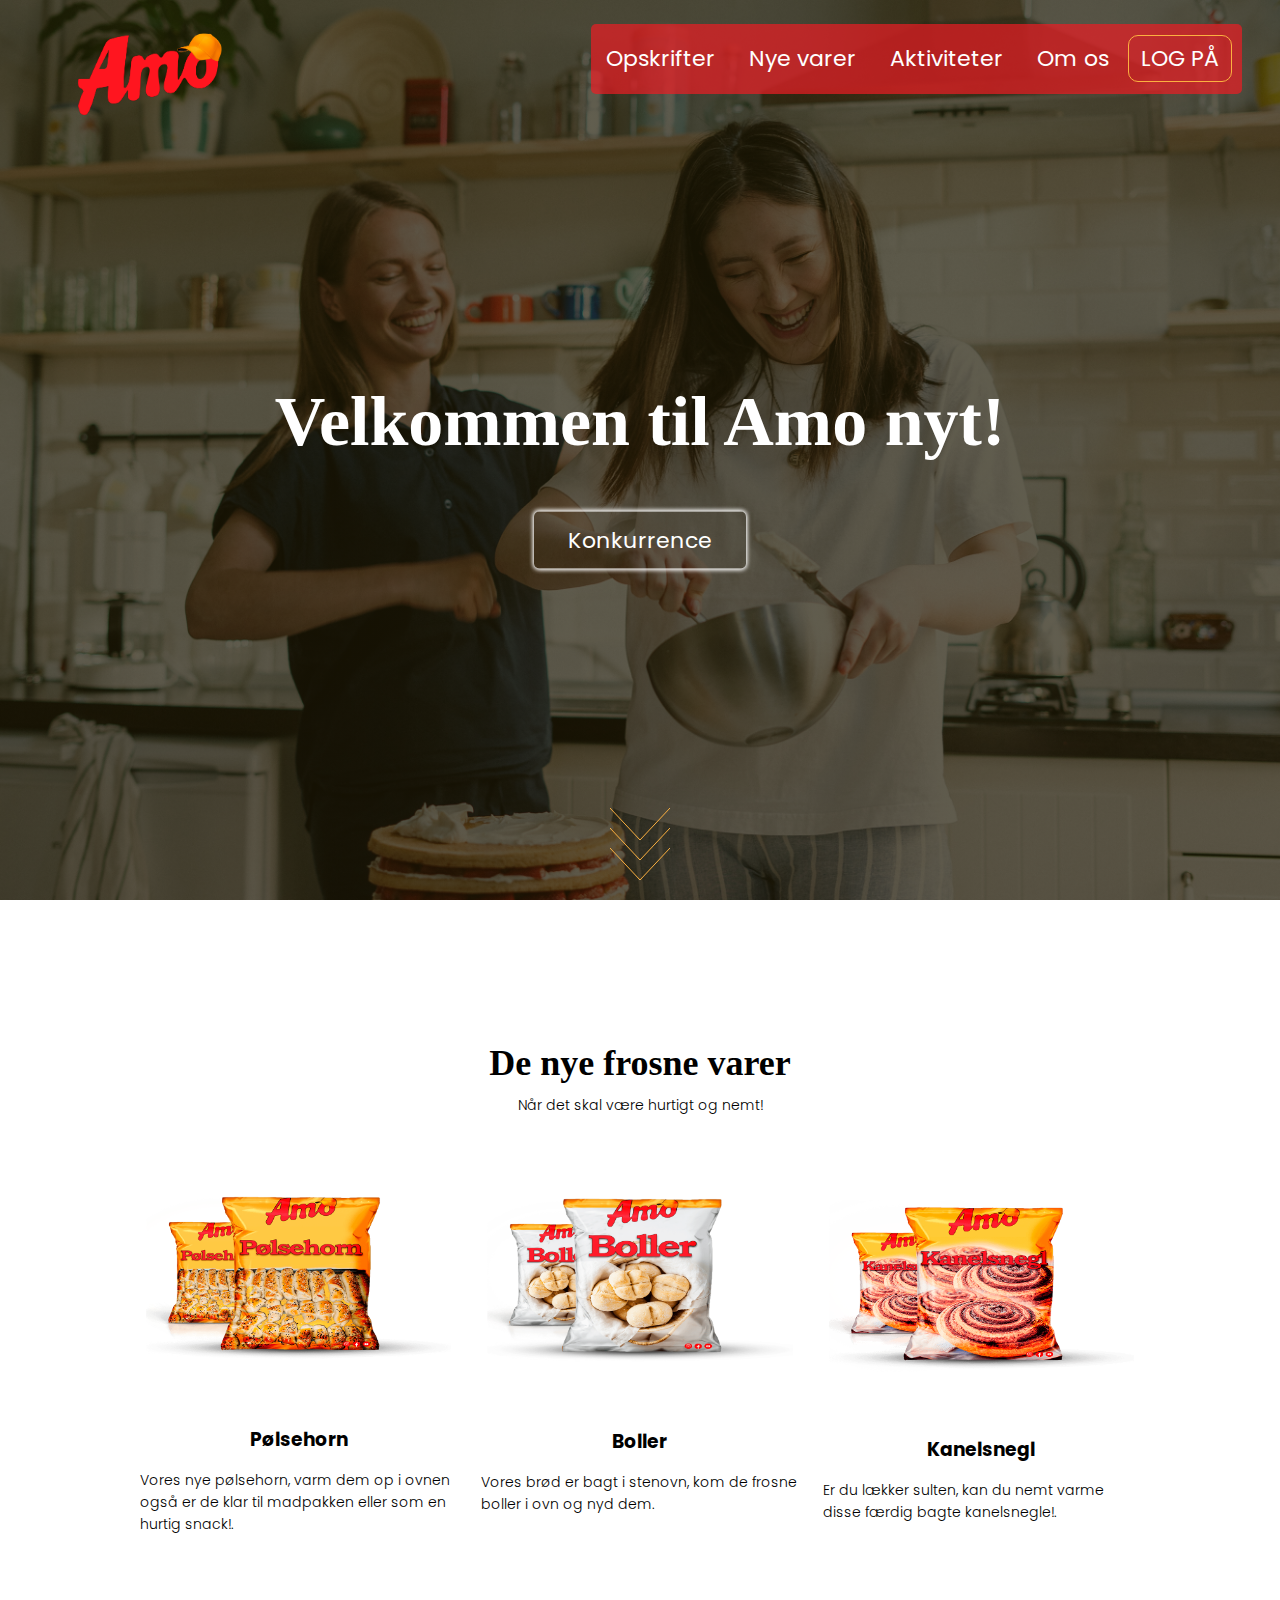
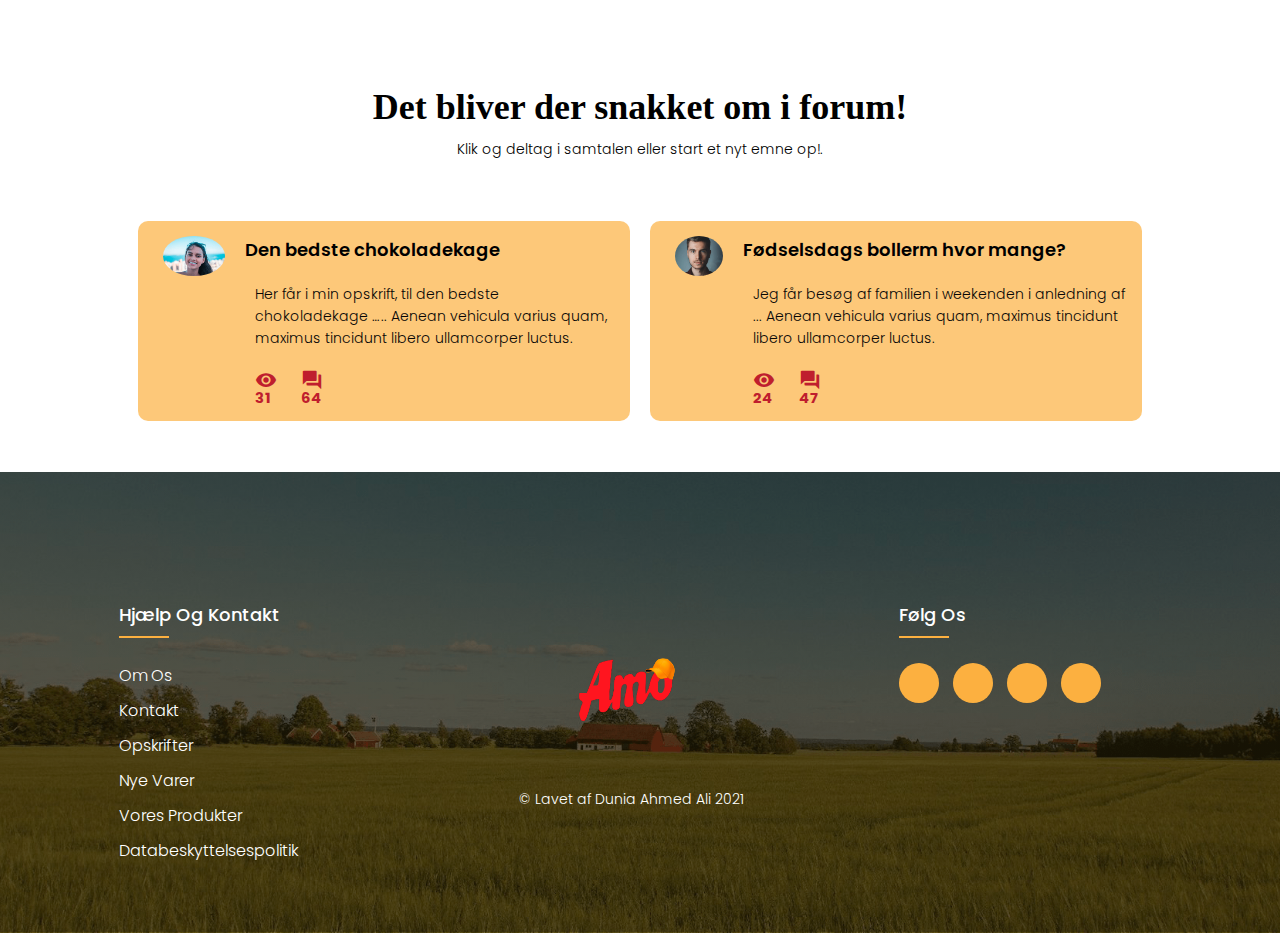
<file: index.html>
<!DOCTYPE html>
<html lang="da">
  <head>
    <meta charset="UTF-8" />
    <meta http-equiv="X-UA-Compatible" content="IE=edge" />
    <meta name="robots" content="noindex">
    <meta name="viewport" content="width=device-width, initial-scale=1.0"> 
    <link href="https://fonts.googleapis.com/icon?family=Material+Icons" rel="stylesheet">
    <link rel="stylesheet" href="https://pro.fontawesome.com/releases/v5.10.0/css/all.css" integrity="sha384-AYmEC3Yw5cVb3ZcuHtOA93w35dYTsvhLPVnYs9eStHfGJvOvKxVfELGroGkvsg+p" crossorigin="anonymous"/>
    <link rel="stylesheet" href="style.css">
    <title>Forside</title>
  </head>

  <body>
    <!-- Navigationsbar -->
    <header class="header">
      <div id="cover">
    <nav class="mainnav">
      <a href="index.html" class="logo"
        ><img src="img/logo.png" alt="logo amo"></a>
      <div class="nav-links" id="navLinks">
        <i class="fa fa-times" onclick="hideMenu()"></i>
        <label for="btn" class="icon">
        </label>
        <input type="checkbox" name="" id="btn" />
        <ul>
          <li>
            <label for="btn-2" class="show">Opskrifter +</label>
            <a href="opskrifter.html">Opskrifter</a>
            <input type="checkbox" id="btn-2" />
            <ul>
              <li><a href="opskrifter.html">Opskrifter</a></li>
              <!-- <li><a href="indkøb.html">Indkøbsliste</a></li> -->
            </ul>
          </li>         
           <li><a href="nyevarer.html">Nye varer</a></li>
          <li>
            <label for="btn-1" class="show">Aktiviteter +</label>
            <a href="#">Aktiviteter</a>
            <input type="checkbox" id="btn-1" />
            <ul>
              <li><a href="forum.html">Forum</a></li>
              <li><a href="konkurrence.html">Konkurrence</a></li>
              <li><a href="events.html">Events</a></li>
            </ul>
          </li>
        
          <li><a href="omos.html">Om os</a></li>
            <button class="btn" id="login">Log på</button>
        
        </ul>
        <i class="fa fa-bars" onclick="showMenu()"></i>

      </div>
      
    </nav>
    
    <!-- Denne bevægen pil er fundet på https://codepen.io/postor/pen/mskxI lavet af junjun   -->
    <svg class="arrows">
      <path class="a1" d="M0 0 L30 32 L60 0"></path>
      <path class="a2" d="M0 20 L30 52 L60 20"></path>
      <path class="a3" d="M0 40 L30 72 L60 40"></path>
    </svg>      
  </div>
  </header>

      <div class="text-box">
        <h1>Velkommen til Amo nyt!</h1>
        <a href="konkurrence.html" class="hero-btn">Konkurrence</a>
      </div>

  <main>
<section class="nyt">
  <h1><br> De nye frosne varer</h1>
  <p>Når det skal være hurtigt og nemt!</p>

         <div class="row">
<div class="nyt-col">
  <img src="img/pølse.png">
  <h3>Pølsehorn</h3>
  <p>Vores nye pølsehorn, varm dem op i ovnen også er de klar til madpakken eller som en hurtig snack!.</p>
</div>

<div class="nyt-col">
  <img src="img/boller.png">
  <h3>Boller</h3>
  <p>Vores brød er bagt i stenovn, kom de frosne boller i ovn og nyd dem.</p>
</div>

<div class="nyt-col">
  <img src="img/kanel.png">
  <h3>Kanelsnegl</h3>
  <p>Er du lækker sulten, kan du nemt varme disse færdig bagte kanelsnegle!.</p>
</div>
  </div> 

  </div>

</section>

<!------- Forum indlæg --------->

<section class="forum">
  <h1> Det bliver der snakket om i forum!</h1>
  <p>Klik og deltag i samtalen eller start et nyt emne op!.</p>
 
  <div class="row">
    <div class="forum-col">
      <img src="img/forum1.png" alt="">
      <div>
        <a href="forum.html">
          <h3>Den bedste chokoladekage</h3></a>
<p>Her får i min opskrift, til den bedste chokoladekage ….. Aenean
          vehicula varius quam, maximus tincidunt libero ullamcorper luctus.
        </p>
        <i class="material-icons">visibility <h6>31</h6></i> 
        <i class="material-icons">forum <h6>64</h6></i>

      </div>
    </div>

    <div class="forum-col">
      <img src="img/forum2.png">
      <div>    
        <a href="forum.html">
          <h3>Fødselsdags bollerm hvor mange?</h3>  </a>
        <p>Jeg får besøg af familien i weekenden i anledning af ... Aenean
          vehicula varius quam, maximus tincidunt libero ullamcorper luctus.
        </p>
        <i class="material-icons">visibility <h6>24</h6></i> 
        <i class="material-icons">forum <h6>47</h6></i>

      </div>
    </div>
  </div>
</section>
</main>

<!---------- FOOTER -------------->

<footer>
  <section class="footer">   
    <div class="container">
    <div class="row">
      
      <div class="footer-col">
        <h4>Hjælp og kontakt</h4>
        <ul>
          <li><a href="https://www.amo.dk/om-amo/">Om os</a></li>
          <li><a href="#/">Kontakt</a></li>
          <li><a href="#">Opskrifter</a></li>
          <li><a href="#">Nye varer</a></li>
          <li><a href="https://www.amo.dk/produkter/">Vores produkter</a></li>
          <li><a href="https://www.amo.dk/lantmannens-databeskyttelsespolitik/">Databeskyttelsespolitik</a></li>
        </ul>
      </div>
      
      <div class="footer-col">
        <!-- <h4>Siden 1928</h4> -->
        <ul>
          <li><a href="index.html"><img src="img/logo.png" width="100" height="70"> </a></li>
        </ul>
        <p>© Lavet af Dunia Ahmed Ali 2021</p>
      </div>      

      <div class="footer-col">
        <h4>Følg os</h4>
        <div class="social-links">
          <a href="https://www.facebook.com/amodanmark/"><i class="fab fa-facebook-f"></i></a>
          <a href="https://www.instagram.com/amodanmark/"><i class="fab fa-instagram"></i></a>
          <a href="https://www.youtube.com/channel/UCEUGJSdy4DRrLeApDk18wtw"><i class="fab fa-youtube"></i></a>
          <a href="https://www.amo.dk/"><i class="fab fa-chrome"></i></a>
          </div>
    </div>  
    </div>
    </section>

</footer>

    <!-- Javascript til mobil menuen (toggle menu) -->
    <script>
      var navLinks = document.getElementById("navLinks");
      function showMenu() {
        navLinks.style.right = "0";
      }

      function hideMenu() {
        navLinks.style.right = "-200px";
      }
    </script>

  </body>
</html>
</file>
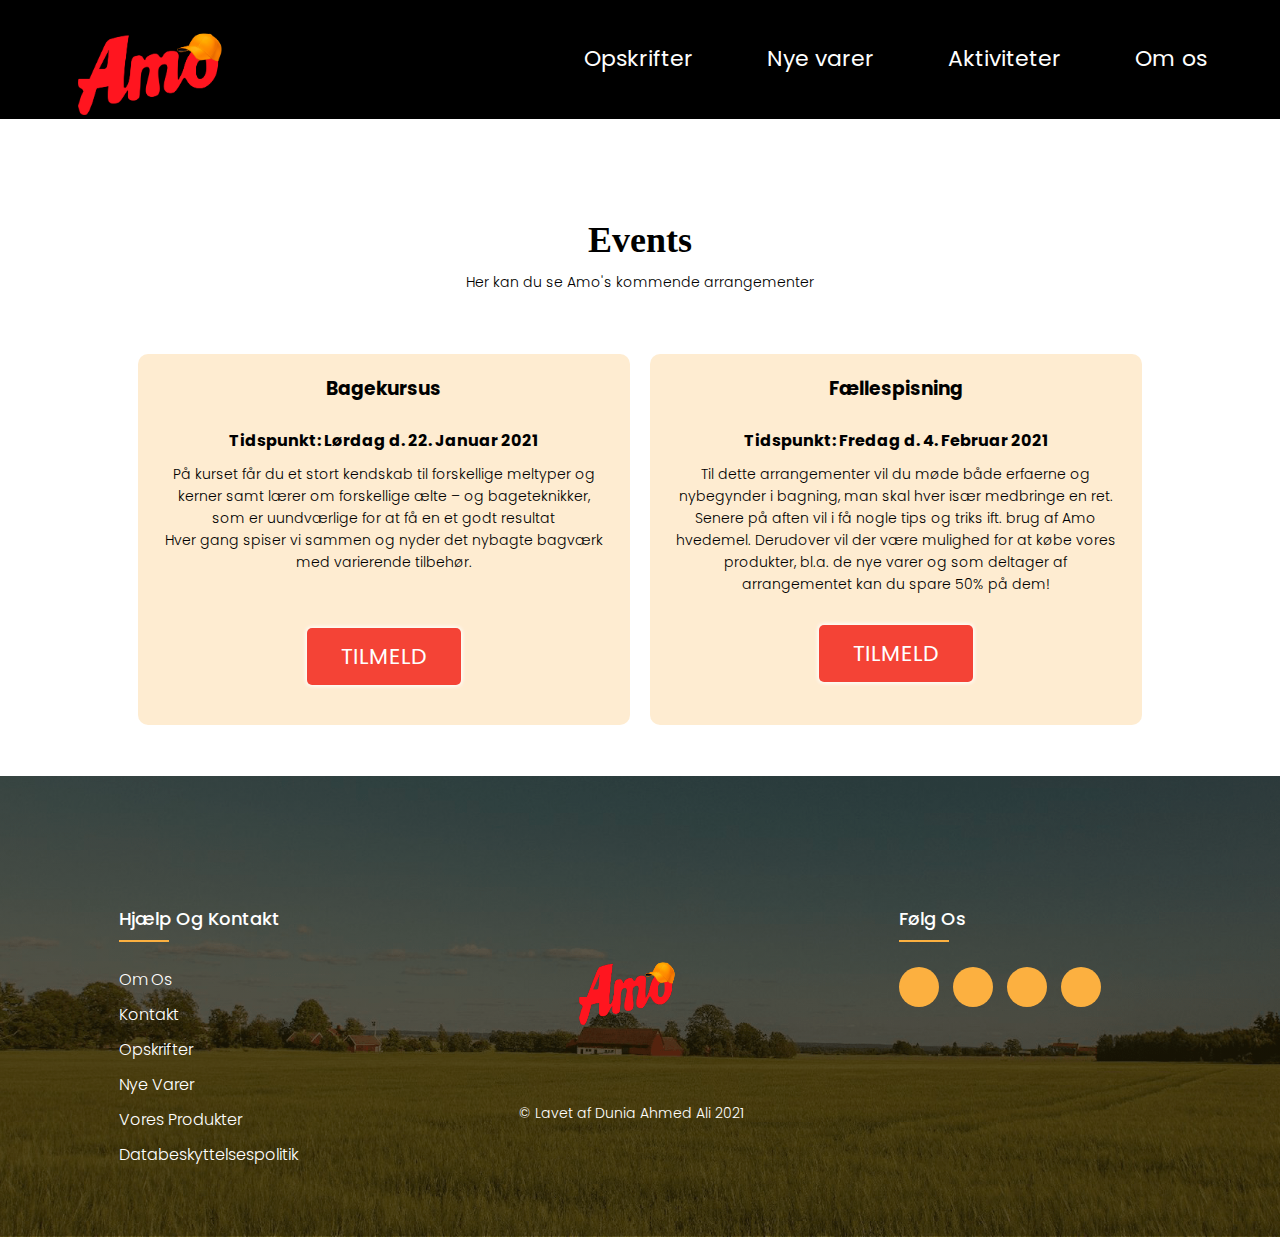
<file: events.html>
<!DOCTYPE html>
<html lang="da">
  <head>
    <meta charset="UTF-8" />
    <meta http-equiv="X-UA-Compatible" content="IE=edge" />
    <meta name="robots" content="noindex">
    <meta name="viewport" content="width=device-width, initial-scale=1.0"> 
    <link href="https://fonts.googleapis.com/icon?family=Material+Icons" rel="stylesheet">
    <link rel="stylesheet" href="https://pro.fontawesome.com/releases/v5.10.0/css/all.css" integrity="sha384-AYmEC3Yw5cVb3ZcuHtOA93w35dYTsvhLPVnYs9eStHfGJvOvKxVfELGroGkvsg+p" crossorigin="anonymous"/>
    <link rel="stylesheet" href="style.css">
    <title>Events</title>

  </head>

  <body>
    <!-- Navigationsbar -->
    <header>
        <nav class="subnav">
          <a href="index.html" class="logo"
            ><img src="img/logo.png" alt="logo amo"></a>
            <label for="btn" class="icon">
              <span class="fa fa-bars"></span>
            </label>
            <input type="checkbox" name="" id="btn" />
            <ul>
              <li>
                <label for="btn-2" class="show">Opskrifter +</label>
                <a href="opskrifter.html">Opskrifter</a>
                <input type="checkbox" id="btn-2" />
                <ul>
                  <li><a href="opskrifter.html">Opskrifter</a></li>
                  <li><a href="indkøb.html">Indkøbsliste</a></li>
                </ul>
              </li>         
               <li><a href="nyevarer.html">Nye varer</a></li>
              <li>
                <label for="btn-1" class="show">Aktiviteter +</label>
                <a href="#">Aktiviteter</a>
                <input type="checkbox" id="btn-1" />
                <ul>
                  <li><a href="forum.html">Forum</a></li>
                  <li><a href="konkurrence.html">Konkurrence</a></li>
                  <li><a href="events.html">Events</a></li>
                </ul>
              </li>
              <li><a href="omos.html">Om os</a></li>
            </ul>
          </div>
            </nav>
  
  </header>
<main>

<!---------- Arrangementer ------------>

<section class="event">
    <h1>Events</h1>
    <p>
     Her kan du se Amo's kommende arrangementer
    </p>
    
    <div class="row">
      <div class="event-col">
         <h3>Bagekursus</h3> <br></b>
        <h4> Tidspunkt: Lørdag d. 22. Januar 2021</h4>
         <p>På kurset får du et stort kendskab til forskellige meltyper og kerner samt lærer om forskellige ælte – og bageteknikker, som er uundværlige for at få en et godt resultat <br>
          Hver gang spiser vi sammen og nyder det nybagte bagværk med varierende tilbehør.</p> <br>
          <a href="#" class="hero-btn red-btn tilmeld">TILMELD</a>
      </div>

      <div class="event-col">
        <h3>Fællespisning</h3></b><br>
        <h4> Tidspunkt: Fredag d. 4. Februar 2021</h4>
        <p>Til dette arrangementer vil du møde både erfaerne og nybegynder i bagning, 
          man skal hver især medbringe en ret. Senere på aften vil i få nogle tips og triks ift. brug af Amo hvedemel. 
          Derudover vil der være mulighed for at købe vores produkter, bl.a. de nye varer og som deltager af arrangementet kan du spare 50% på dem!</p> 
        <a href="#" class="hero-btn red-btn tilmeld">TILMELD</a>  
      </div>
        
  </div>
  </section>


</main>


<!---------- FOOTER -------------->

<footer>
  <section class="footer">   
    <div class="container">
    <div class="row">
      
      <div class="footer-col">
        <h4>Hjælp og kontakt</h4>
        <ul>
          <li><a href="https://www.amo.dk/om-amo/">Om os</a></li>
          <li><a href="#/">Kontakt</a></li>
          <li><a href="#">Opskrifter</a></li>
          <li><a href="#">Nye varer</a></li>
          <li><a href="https://www.amo.dk/produkter/">Vores produkter</a></li>
          <li><a href="https://www.amo.dk/lantmannens-databeskyttelsespolitik/">Databeskyttelsespolitik</a></li>
        </ul>
      </div>
      
      <div class="footer-col">
        <ul>
          <li><a href="index.html"><img src="img/logo.png" width="100" height="70"> </a></li>
          <p>© Lavet af Dunia Ahmed Ali 2021</p>
        </ul>
      </div>      

  
      <div class="footer-col">
        <h4>Følg os</h4>
        <div class="social-links">
          <a href="https://www.facebook.com/amodanmark/"><i class="fab fa-facebook-f"></i></a>
          <a href="https://www.instagram.com/amodanmark/"><i class="fab fa-instagram"></i></a>
          <a href="https://www.youtube.com/channel/UCEUGJSdy4DRrLeApDk18wtw"><i class="fab fa-youtube"></i></a>
          <a href="https://www.amo.dk/"><i class="fab fa-chrome"></i></a>
          </div>
    </div>  
    </div>
    </section>

</footer>

  </body>
</html>
</file>
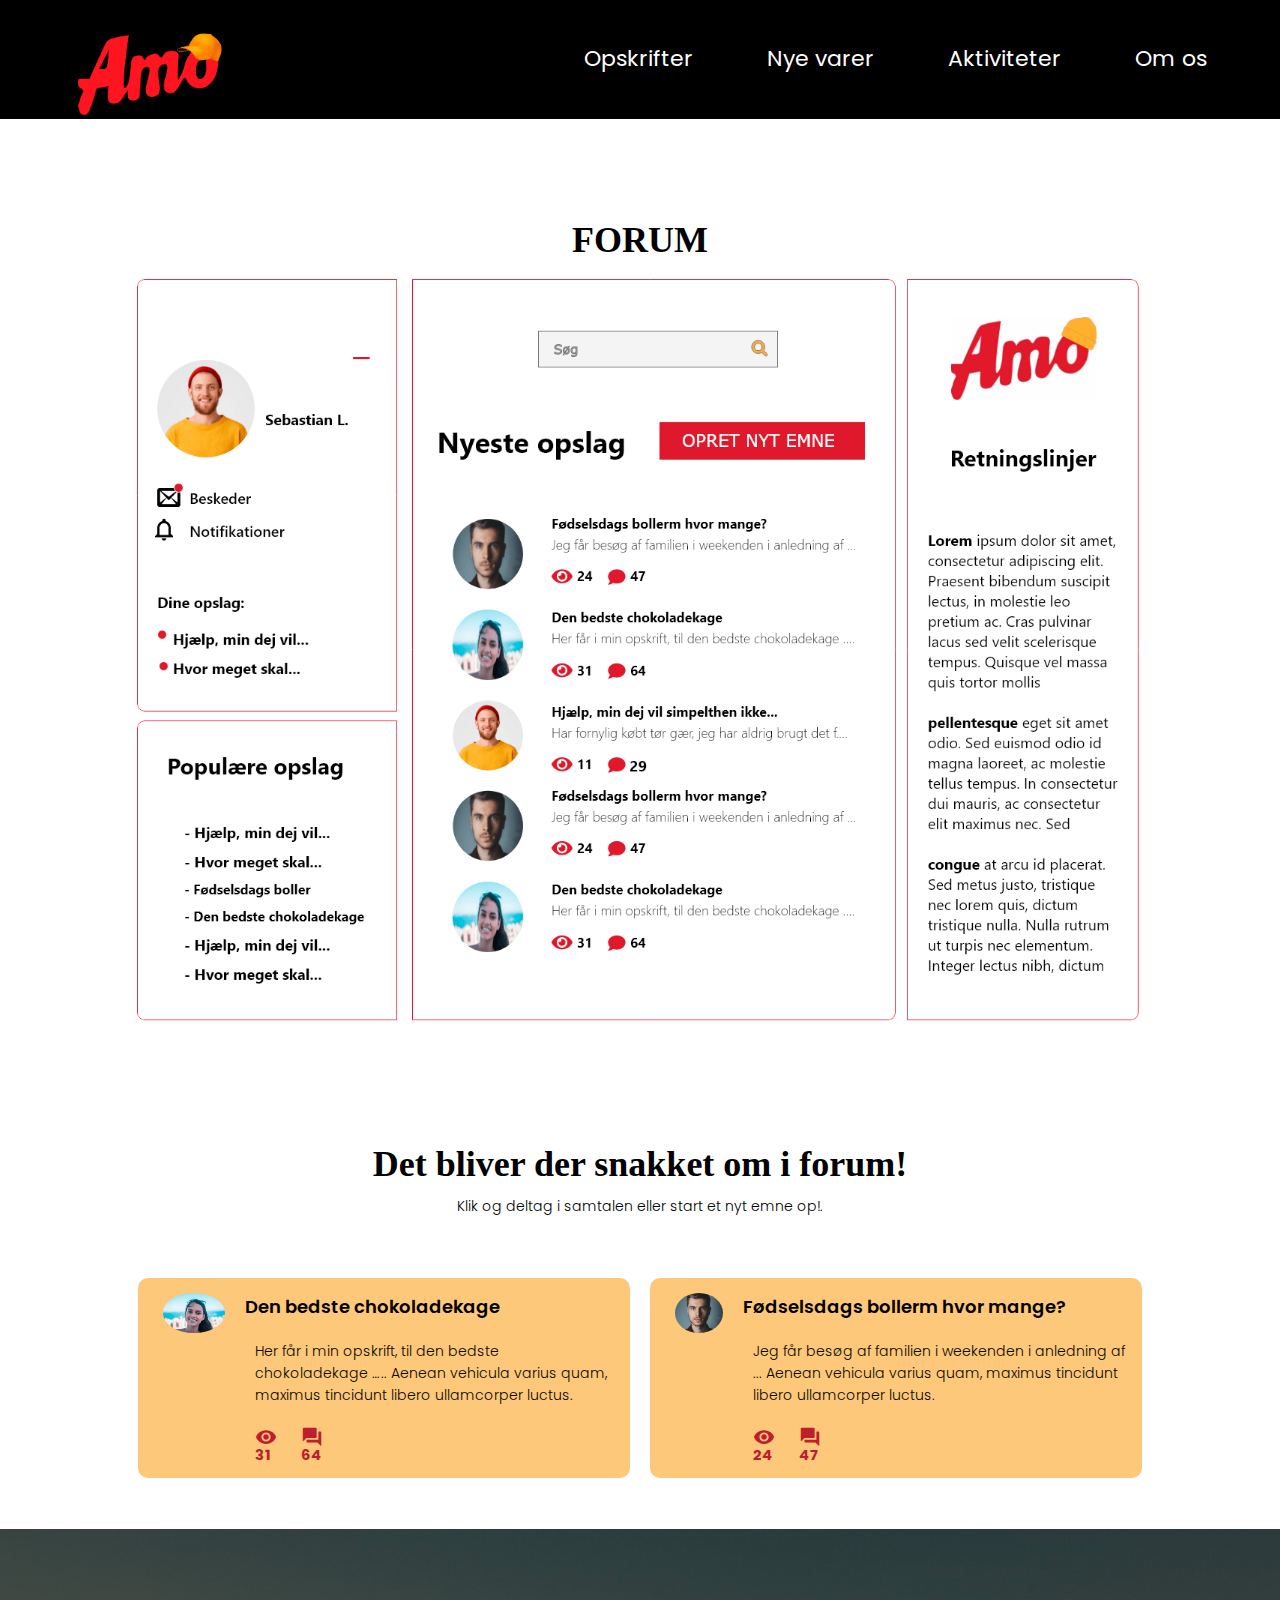
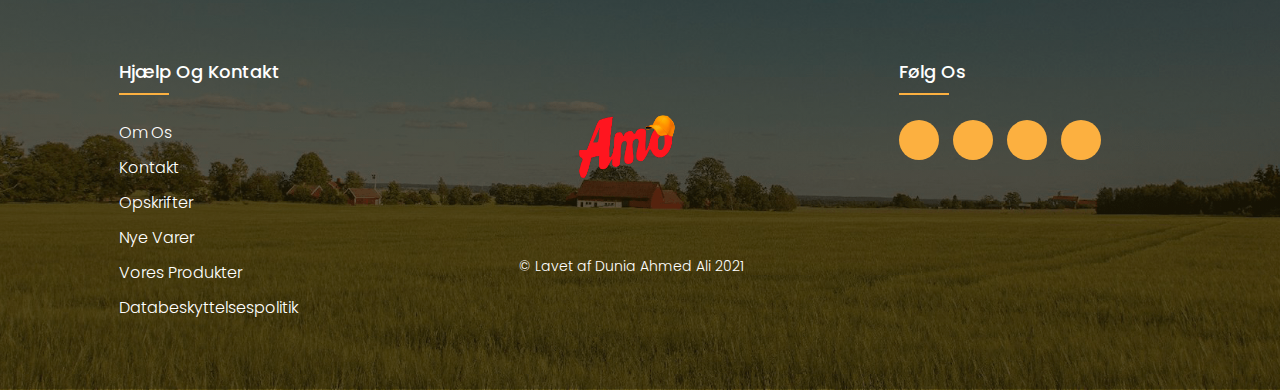
<file: forum.html>
<!DOCTYPE html>
<html lang="da">
  <head>
    <meta charset="UTF-8" />
    <meta http-equiv="X-UA-Compatible" content="IE=edge" />
    <meta name="robots" content="noindex">
    <meta name="viewport" content="width=device-width, initial-scale=1.0"> 
    <link href="https://fonts.googleapis.com/icon?family=Material+Icons" rel="stylesheet">
    <link rel="stylesheet" href="https://pro.fontawesome.com/releases/v5.10.0/css/all.css" integrity="sha384-AYmEC3Yw5cVb3ZcuHtOA93w35dYTsvhLPVnYs9eStHfGJvOvKxVfELGroGkvsg+p" crossorigin="anonymous"/>
    <link rel="stylesheet" href="style.css">
    <title>Forum</title>

  </head>

  <body class="bodyforum">
    <!-- Navigationsbar -->
    <header>
      <!-- <div id="cover-omos"> -->
        <nav class="subnav">
          <a href="index.html" class="logo"
            ><img src="img/logo.png" alt="logo amo"></a>
            <label for="btn" class="icon">
              <span class="fa fa-bars"></span>
            </label>
            <input type="checkbox" name="" id="btn" />
            <ul>
              <li>
                <label for="btn-2" class="show">Opskrifter +</label>
                <a href="opskrifter.html">Opskrifter</a>
                <input type="checkbox" id="btn-2" />
                <ul>
                  <li><a href="opskrifter.html">Opskrifter</a></li>
                  <li><a href="indkøb.html">Indkøbsliste</a></li>
                </ul>
              </li>         
               <li><a href="nyevarer.html">Nye varer</a></li>
              <li>
                <label for="btn-1" class="show">Aktiviteter +</label>
                <a href="#">Aktiviteter</a>
                <input type="checkbox" id="btn-1" />
                <ul>
                  <li><a href="forum.html">Forum</a></li>
                  <li><a href="konkurrence.html">Konkurrence</a></li>
                  <li><a href="events.html">Events</a></li>
                </ul>
              </li>
              <li><a href="omos.html">Om os</a></li>
            </ul>
          </div>
            </nav>
  
  </header>
<main>
<section class="forumimg">
  <h1>FORUM </h1>
  <a href="#">
<img src="img/Forum.png" class="forumdesktop"></a>
<img src="img/forummobil.png" class="forummobil"></a>
</section>

<section class="forum">
  <h1> Det bliver der snakket om i forum!</h1>
  <p>Klik og deltag i samtalen eller start et nyt emne op!.</p>
 
  <div class="row">
    <div class="forum-col">
      <img src="img/forum1.png" alt="">
      <div>
        <a href="forum.html">
          <h3>Den bedste chokoladekage</h3></a>
<p>Her får i min opskrift, til den bedste chokoladekage ….. Aenean
          vehicula varius quam, maximus tincidunt libero ullamcorper luctus.
        </p>
        <i class="material-icons">visibility <h6>31</h6></i> 
        <i class="material-icons">forum <h6>64</h6></i>

      </div>
    </div>

    <div class="forum-col">
      <img src="img/forum2.png">
      <div>    
        <a href="forum.html">
          <h3>Fødselsdags bollerm hvor mange?</h3>  </a>
        <p>Jeg får besøg af familien i weekenden i anledning af ... Aenean
          vehicula varius quam, maximus tincidunt libero ullamcorper luctus.
        </p>
        <i class="material-icons">visibility <h6>24</h6></i> 
        <i class="material-icons">forum <h6>47</h6></i>

      </div>
    </div>
  </div>
</section>

</main>


<!---------- FOOTER -------------->

<footer>
  <section class="footer">   
    <div class="container">
    <div class="row">
      
      <div class="footer-col">
        <h4>Hjælp og kontakt</h4>
        <ul>
          <li><a href="https://www.amo.dk/om-amo/">Om os</a></li>
          <li><a href="#/">Kontakt</a></li>
          <li><a href="#">Opskrifter</a></li>
          <li><a href="#">Nye varer</a></li>
          <li><a href="https://www.amo.dk/produkter/">Vores produkter</a></li>
          <li><a href="https://www.amo.dk/lantmannens-databeskyttelsespolitik/">Databeskyttelsespolitik</a></li>
        </ul>
      </div>
      
      <div class="footer-col">
        <ul>
          <li><a href="index.html"><img src="img/logo.png" width="100" height="70"> </a></li>
          <p>© Lavet af Dunia Ahmed Ali 2021</p>
        </ul>
      </div>      

  
      <div class="footer-col">
        <h4>Følg os</h4>
        <div class="social-links">
          <a href="https://www.facebook.com/amodanmark/"><i class="fab fa-facebook-f"></i></a>
          <a href="https://www.instagram.com/amodanmark/"><i class="fab fa-instagram"></i></a>
          <a href="https://www.youtube.com/channel/UCEUGJSdy4DRrLeApDk18wtw"><i class="fab fa-youtube"></i></a>
          <a href="https://www.amo.dk/"><i class="fab fa-chrome"></i></a>
          </div>
    </div>  
    </div>
    </section>

    

</footer>

  </body>
</html>
</file>
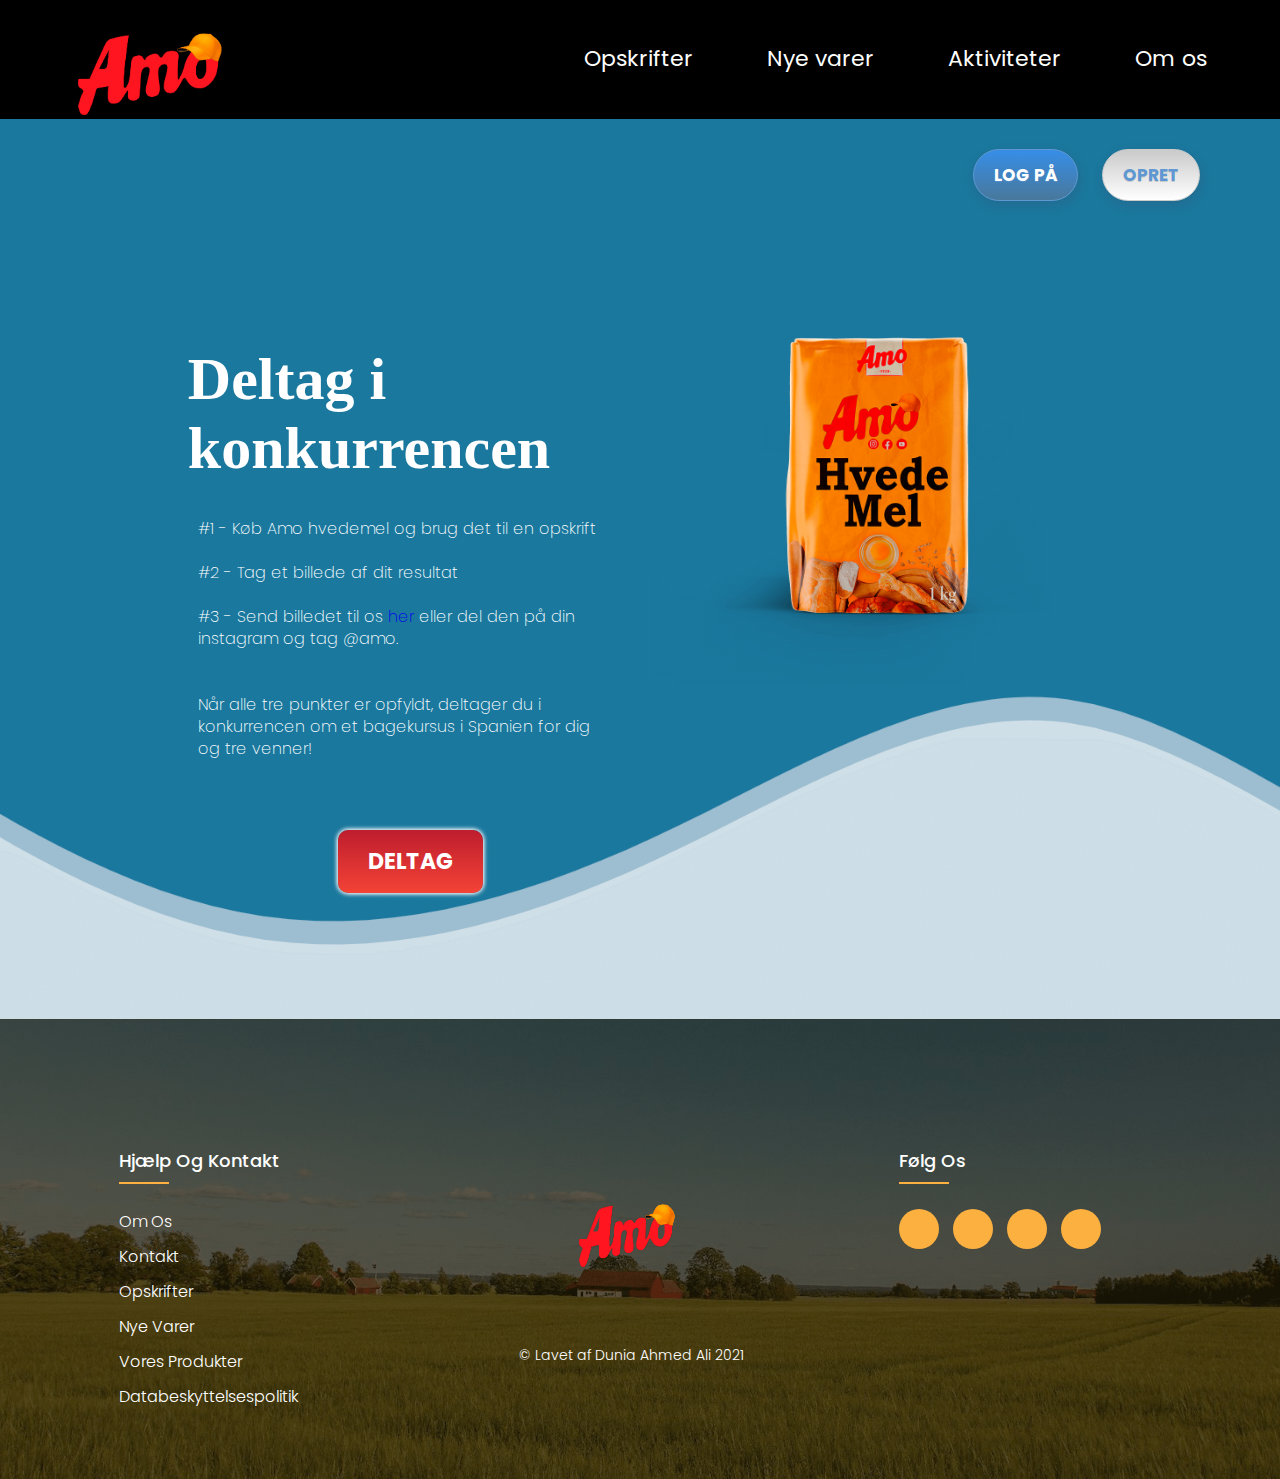
<file: konkurrence.html>
<!DOCTYPE html>
<html lang="da">
  <head>
    <meta charset="UTF-8" />
    <meta http-equiv="X-UA-Compatible" content="IE=edge" />
    <meta name="robots" content="noindex">
    <meta name="viewport" content="width=device-width, initial-scale=1.0"> 
    <link href="https://fonts.googleapis.com/icon?family=Material+Icons" rel="stylesheet">
    <link rel="stylesheet" href="https://pro.fontawesome.com/releases/v5.10.0/css/all.css" integrity="sha384-AYmEC3Yw5cVb3ZcuHtOA93w35dYTsvhLPVnYs9eStHfGJvOvKxVfELGroGkvsg+p" crossorigin="anonymous"/>
    <link rel="stylesheet" href="style.css">
    <title>Konkurrence</title>

  </head>

  <body>
    <!-- Navigationsbar -->
    <header>
      <!-- <div id="cover-omos"> -->
        <nav class="subnav">
          <a href="index.html" class="logo"
            ><img src="img/logo.png" alt="logo amo"></a>
            <label for="btn" class="icon">
              <span class="fa fa-bars"></span>
            </label>
            <input type="checkbox" name="" id="btn" />
            <ul>
              <li>
                <label for="btn-2" class="show">Opskrifter +</label>
                <a href="opskrifter.html">Opskrifter</a>
                <input type="checkbox" id="btn-2" />
                <ul>
                  <li><a href="opskrifter.html">Opskrifter</a></li>
                  <li><a href="indkøb.html">Indkøbsliste</a></li>
                </ul>
              </li>         
               <li><a href="nyevarer.html">Nye varer</a></li>
              <li>
                <label for="btn-1" class="show">Aktiviteter +</label>
                <a href="#">Aktiviteter</a>
                <input type="checkbox" id="btn-1" />
                <ul>
                  <li><a href="forum.html">Forum</a></li>
                  <li><a href="konkurrence.html">Konkurrence</a></li>
                  <li><a href="events.html">Events</a></li>
                </ul>
              </li>
              <li><a href="omos.html">Om os</a></li>
            </ul>
          </div>
            </nav>
  
  </header>
<main class="mainwin">
    <div class="mainbtn">
        <button class="btn" id="btn1">Log på</button>
        <button class="btn" id="btn2">Opret</button>
    </div>

<section class="konkurrence">
  <div class="row">
    <div class="konkurrence-col">
      <h1>Deltag i  konkurrencen </h1>
      <p>#1 - Køb Amo hvedemel og brug det til en opskrift <br><br>
        #2 - Tag et billede af dit resultat <br><br>
        #3 - Send billedet til os <a href="#">her</a> eller del den på din instagram og tag @amo. <br><br><br>

        Når alle tre punkter er opfyldt, deltager du i konkurrencen om et bagekursus i Spanien for dig og tre venner! 
      </p>
      <a href="#"> <button class="hero-btn btn3">DELTAG</button></a>
    </div>
    <div class="konkurrence-col">
      <img src="img/1kg.png">
    </div>

  </div>


</main>


<!---------- FOOTER -------------->

<footer>
  <section class="footer">   
    <div class="container">
    <div class="row">
      
      <div class="footer-col">
        <h4>Hjælp og kontakt</h4>
        <ul>
          <li><a href="https://www.amo.dk/om-amo/">Om os</a></li>
          <li><a href="#/">Kontakt</a></li>
          <li><a href="#">Opskrifter</a></li>
          <li><a href="#">Nye varer</a></li>
          <li><a href="https://www.amo.dk/produkter/">Vores produkter</a></li>
          <li><a href="https://www.amo.dk/lantmannens-databeskyttelsespolitik/">Databeskyttelsespolitik</a></li>
        </ul>
      </div>
      
      <div class="footer-col">
        <ul>
          <li><a href="index.html"><img src="img/logo.png" width="100" height="70"> </a></li>
          <p>© Lavet af Dunia Ahmed Ali 2021</p>

        </ul>
      </div>      

  
      <div class="footer-col">
        <h4>Følg os</h4>
        <div class="social-links">
          <a href="https://www.facebook.com/amodanmark/"><i class="fab fa-facebook-f"></i></a>
          <a href="https://www.instagram.com/amodanmark/"><i class="fab fa-instagram"></i></a>
          <a href="https://www.youtube.com/channel/UCEUGJSdy4DRrLeApDk18wtw"><i class="fab fa-youtube"></i></a>
          <a href="https://www.amo.dk/"><i class="fab fa-chrome"></i></a>
          </div>
    </div>  
    </div>
    </section>

</footer>

  </body>
</html>
</file>
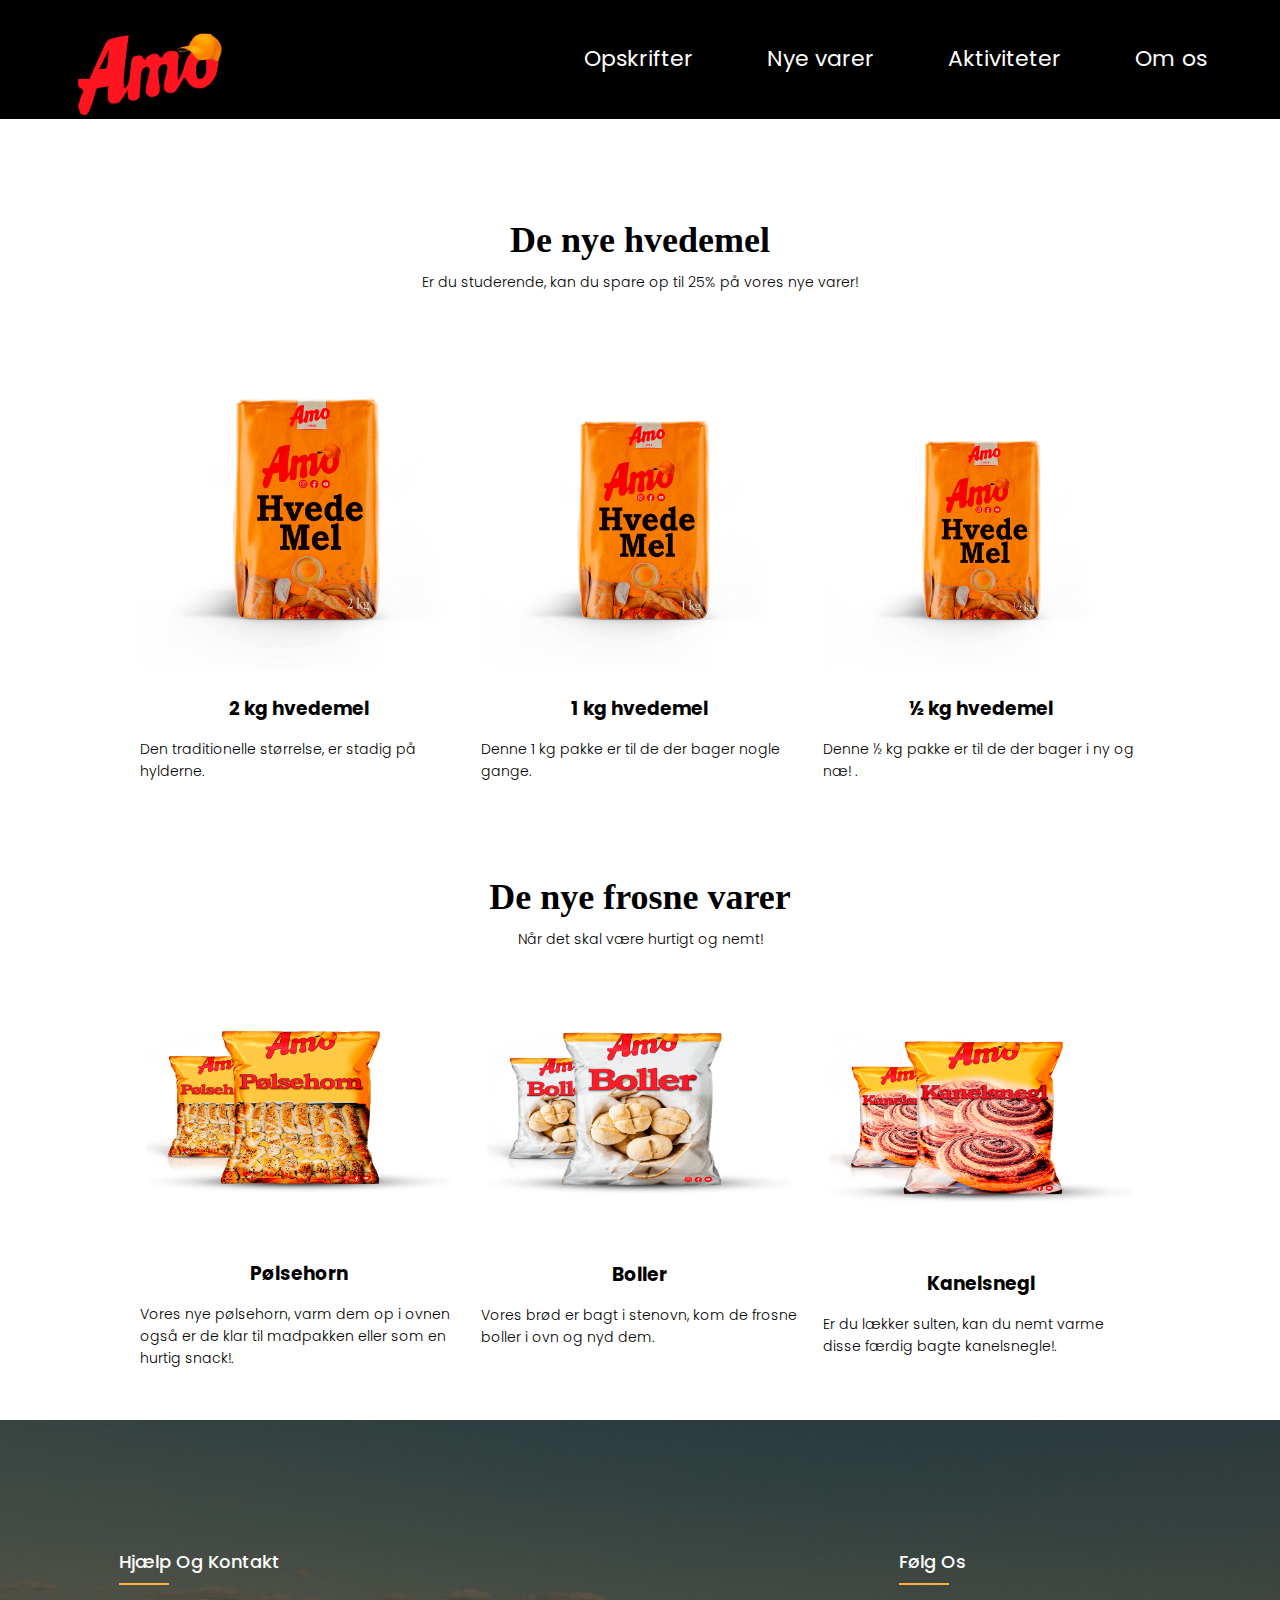
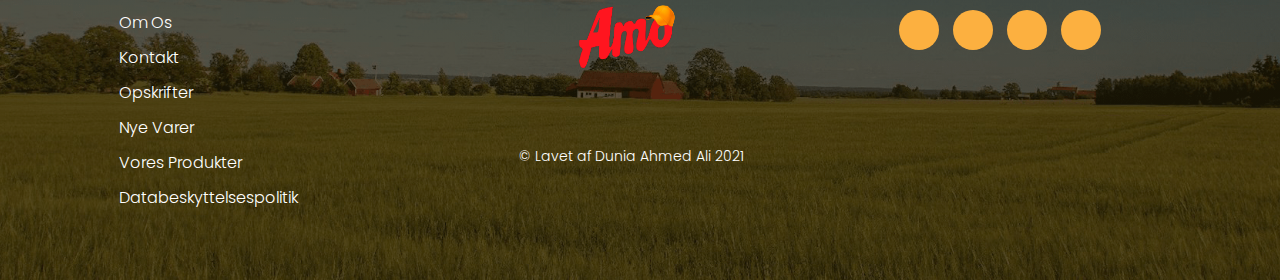
<file: nyevarer.html>
<!DOCTYPE html>
<html lang="da">
  <head>
    <meta charset="UTF-8" />
    <meta http-equiv="X-UA-Compatible" content="IE=edge" />
    <meta name="robots" content="noindex">
    <meta name="viewport" content="width=device-width, initial-scale=1.0"> 
    <link href="https://fonts.googleapis.com/icon?family=Material+Icons" rel="stylesheet">
    <link rel="stylesheet" href="https://pro.fontawesome.com/releases/v5.10.0/css/all.css" integrity="sha384-AYmEC3Yw5cVb3ZcuHtOA93w35dYTsvhLPVnYs9eStHfGJvOvKxVfELGroGkvsg+p" crossorigin="anonymous"/>
    <link rel="stylesheet" href="style.css">
    <title>Nye varer</title>

  </head>
<header>
  <body>
<!-- Navigationsbar -->
<header>
    <nav class="subnav">
      <a href="index.html" class="logo"
        ><img src="img/logo.png" alt="logo amo"></a>
        <label for="btn" class="icon">
          <span class="fa fa-bars"></span>
        </label>
        <input type="checkbox" name="" id="btn" />
        <ul>
          <li>
            <label for="btn-2" class="show">Opskrifter +</label>
            <a href="opskrifter.html">Opskrifter</a>
            <input type="checkbox" id="btn-2" />
            <ul>
              <li><a href="opskrifter.html">Opskrifter</a></li>
              <li><a href="indkøb.html">Indkøbsliste</a></li>
            </ul>
          </li>         
           <li><a href="nyevarer.html">Nye varer</a></li>
          <li>
            <label for="btn-1" class="show">Aktiviteter +</label>
            <a href="#">Aktiviteter</a>
            <input type="checkbox" id="btn-1" />
            <ul>
              <li><a href="forum.html">Forum</a></li>
              <li><a href="konkurrence.html">Konkurrence</a></li>
              <li><a href="events.html">Events</a></li>
            </ul>
          </li>
          <li><a href="omos.html">Om os</a></li>
        </ul>
      </div>
        </nav>
  
  </header>
<main>

      <!------ NYE VARER ------->
      <section class="nyt">
        <h1> De nye hvedemel</h1>
        <p>Er du studerende, kan du spare op til 25% på vores nye varer!</p>
      
        <div class="row">
      <div class="nyt-col">
        <img src="img/2kg.png">
        <h3>2 kg hvedemel</h3>
        <p>Den traditionelle størrelse, er stadig på hylderne.</p>
      </div>
      
      <div class="nyt-col">
        <img src="img/1kg.png">
        <h3>1 kg hvedemel</h3>
        <p>Denne 1 kg pakke er til de der bager nogle gange.</p>
      </div>
      
      <div class="nyt-col">
        <img src="img/½kg.png">
        <h3>½ kg hvedemel</h3>
        <p>Denne ½ kg pakke er til de der bager i ny og næ! .</p>
      </div>
        </div>

        <h1><br> De nye frosne varer</h1>
        <p>Når det skal være hurtigt og nemt!</p>



               <div class="row">
      <div class="nyt-col">
        <img src="img/pølse.png">
        <h3>Pølsehorn</h3>
        <p>Vores nye pølsehorn, varm dem op i ovnen også er de klar til madpakken eller som en hurtig snack!.</p>
      </div>
      
      <div class="nyt-col">
        <img src="img/boller.png">
        <h3>Boller</h3>
        <p>Vores brød er bagt i stenovn, kom de frosne boller i ovn og nyd dem.</p>
      </div>
      
      <div class="nyt-col">
        <img src="img/kanel.png">
        <h3>Kanelsnegl</h3>
        <p>Er du lækker sulten, kan du nemt varme disse færdig bagte kanelsnegle!.</p>
      </div>
        </div> 
      
      </section>

</main>


<!---------- FOOTER -------------->

<footer>
  <section class="footer">   
    <div class="container">
    <div class="row">
      
      <div class="footer-col">
        <h4>Hjælp og kontakt</h4>
        <ul>
          <li><a href="https://www.amo.dk/om-amo/">Om os</a></li>
          <li><a href="#/">Kontakt</a></li>
          <li><a href="#">Opskrifter</a></li>
          <li><a href="#">Nye varer</a></li>
          <li><a href="https://www.amo.dk/produkter/">Vores produkter</a></li>
          <li><a href="https://www.amo.dk/lantmannens-databeskyttelsespolitik/">Databeskyttelsespolitik</a></li>
        </ul>
      </div>
      
      <div class="footer-col">
        <ul>
          <li><a href="index.html"><img src="img/logo.png" width="100" height="70"> </a></li>
          <p>© Lavet af Dunia Ahmed Ali 2021</p>
        </ul>
      </div>      

  
      <div class="footer-col">
        <h4>Følg os</h4>
        <div class="social-links">
          <a href="https://www.facebook.com/amodanmark/"><i class="fab fa-facebook-f"></i></a>
          <a href="https://www.instagram.com/amodanmark/"><i class="fab fa-instagram"></i></a>
          <a href="https://www.youtube.com/channel/UCEUGJSdy4DRrLeApDk18wtw"><i class="fab fa-youtube"></i></a>
          <a href="https://www.amo.dk/"><i class="fab fa-chrome"></i></a>
          </div>
    </div>  
    </div>
    </section>

</footer>

    <!-- Javascript til mobil menuen (toggle menu) -->
    <script>
      var navLinks = document.getElementById("navLinks");
      function showMenu() {
        navLinks.style.right = "0";
      }

      function hideMenu() {
        navLinks.style.right = "-200px";
      }
    </script>

  </body>
</html>
</file>
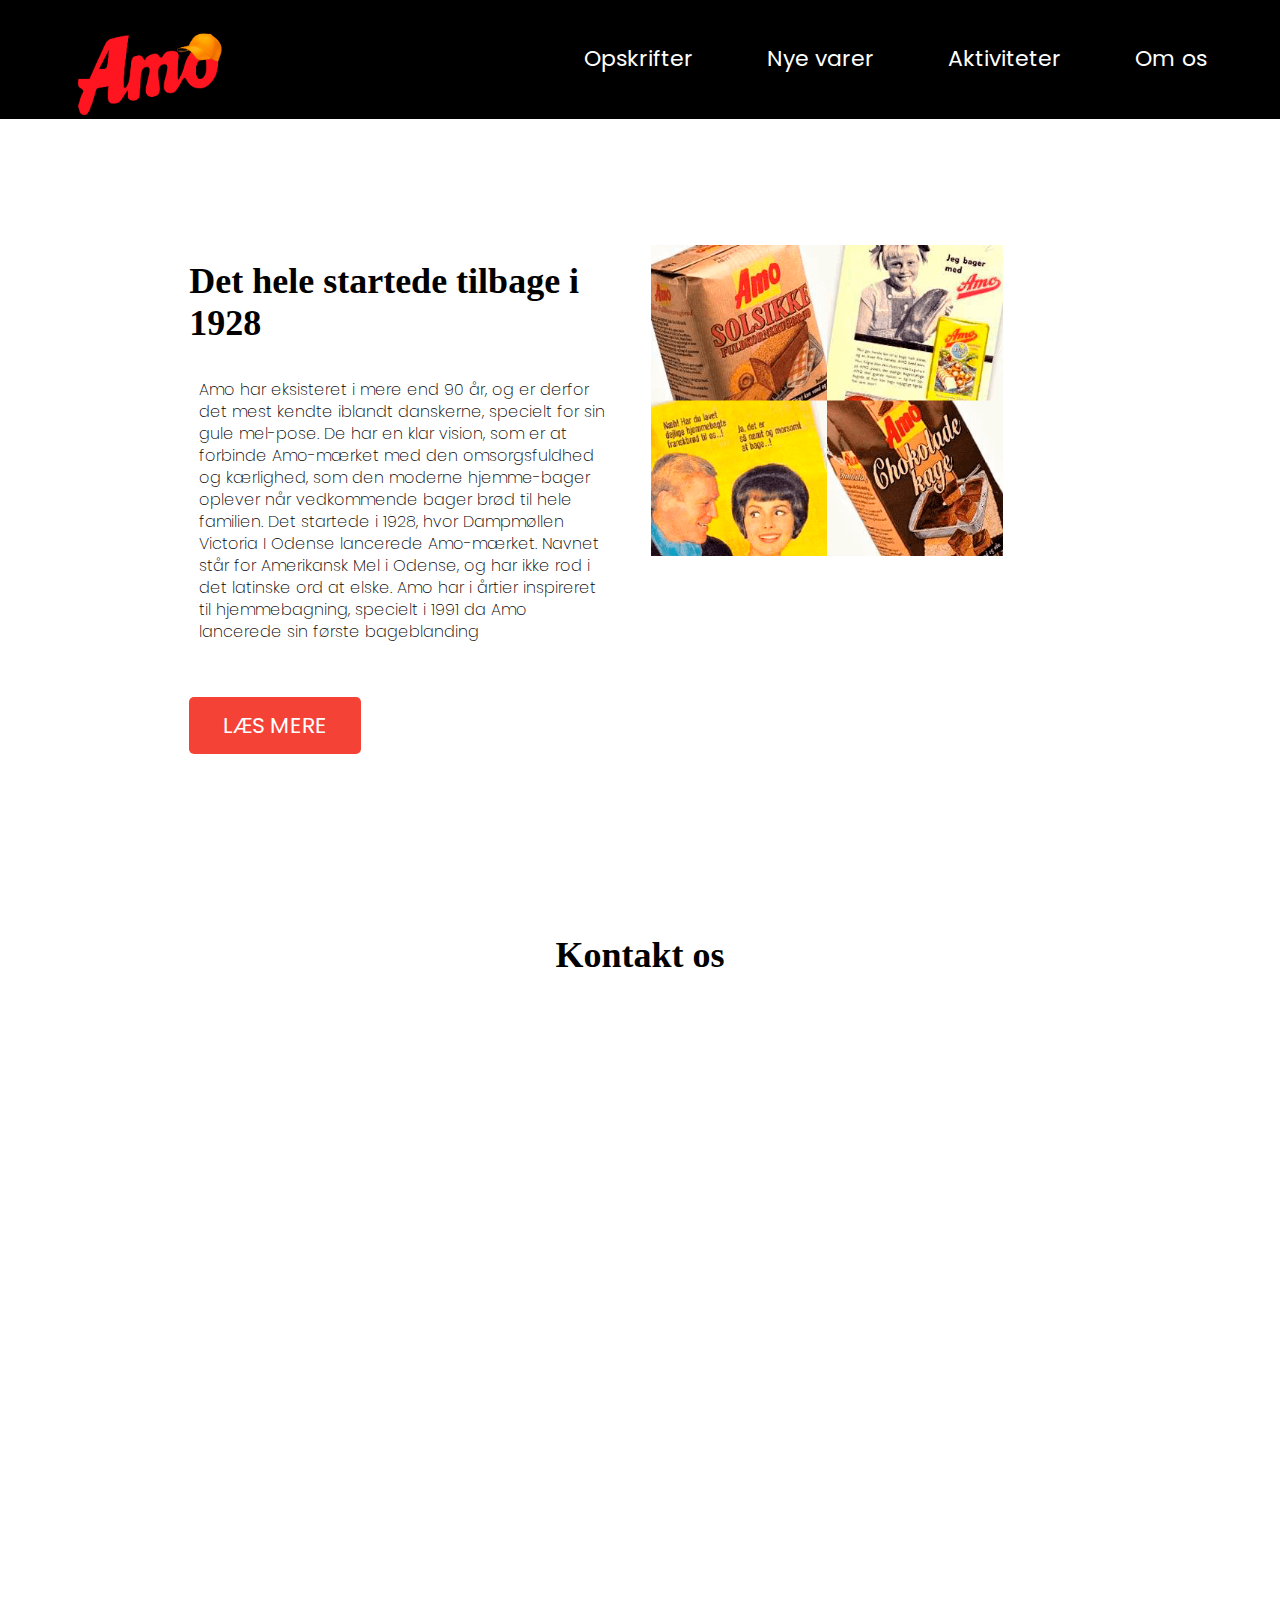
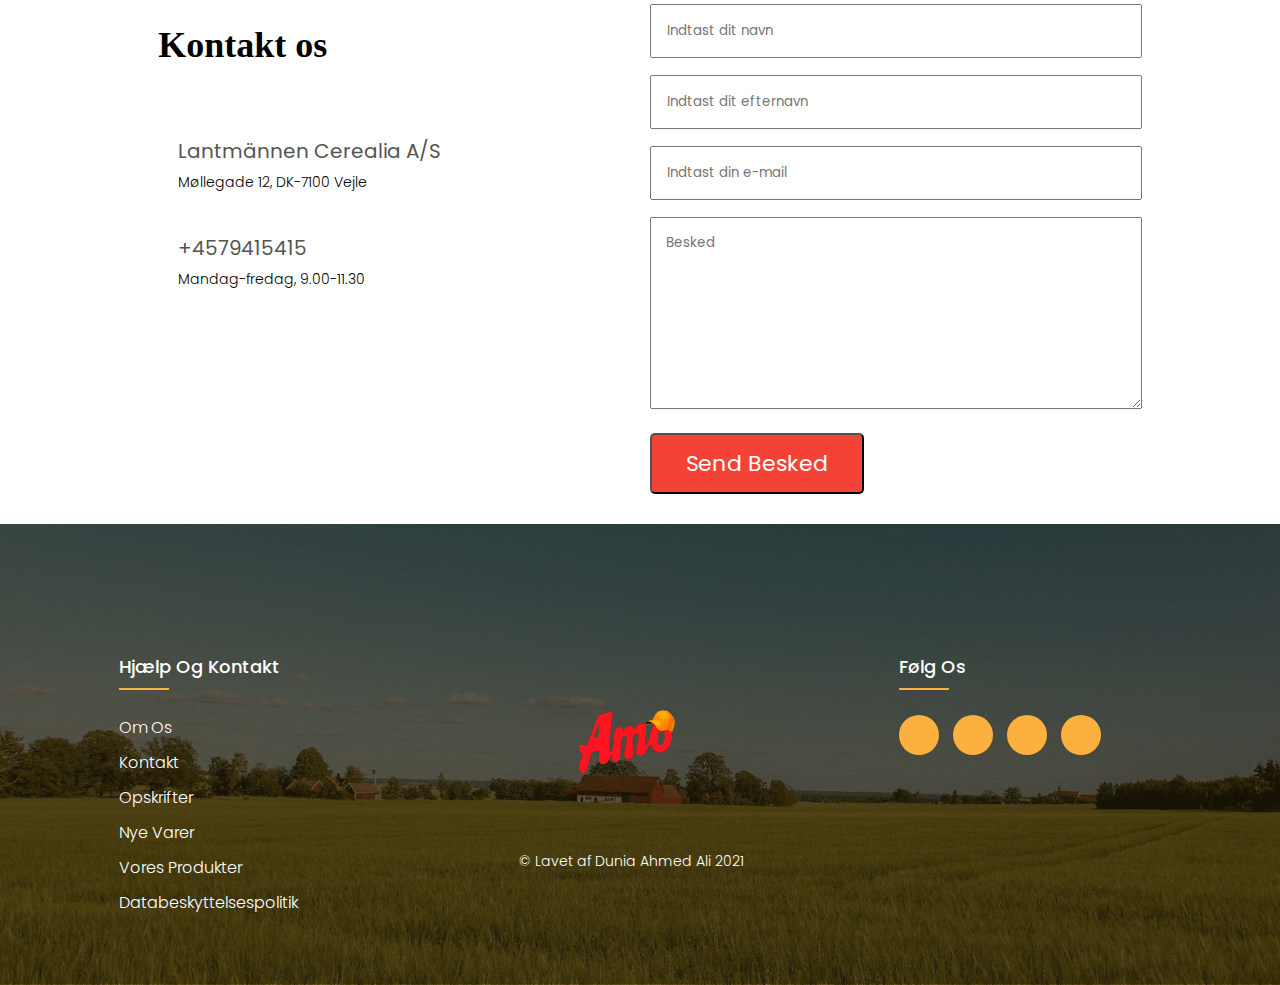
<file: omos.html>
<!DOCTYPE html>
<html lang="da">
  <head>
    <meta charset="UTF-8" />
    <meta http-equiv="X-UA-Compatible" content="IE=edge" />
    <meta name="robots" content="noindex">
    <meta name="viewport" content="width=device-width, initial-scale=1.0"> 
    <link href="https://fonts.googleapis.com/icon?family=Material+Icons" rel="stylesheet">
    <link rel="stylesheet" href="https://pros.fontawesome.com/releases/v5.10.0/css/all.css" integrity="sha384-AYmEC3Yw5cVb3ZcuHtOA93w35dYTsvhLPVnYs9eStHfGJvOvKxVfELGroGkvsg+p" crossorigin="anonymous"/>
    <link rel="stylesheet" href="style.css">
    <title>Om os</title>

  </head>

  <body>
    <!-- Navigationsbar -->
    <header>
      <!-- <div id="cover-omos"> -->
        <nav class="subnav">
          <a href="index.html" class="logo"
            ><img src="img/logo.png" alt="logo amo"></a>
            <label for="btn" class="icon">
              <span class="fa fa-bars"></span>
            </label>
            <input type="checkbox" name="" id="btn" />
            <ul>
              <li>
                <label for="btn-2" class="show">Opskrifter +</label>
                <a href="opskrifter.html">Opskrifter</a>
                <input type="checkbox" id="btn-2" />
                <ul>
                  <li><a href="opskrifter.html">Opskrifter</a></li>
                  <li><a href="indkøb.html">Indkøbsliste</a></li>
                </ul>
              </li>         
               <li><a href="nyevarer.html">Nye varer</a></li>
              <li>
                <label for="btn-1" class="show">Aktiviteter +</label>
                <a href="#">Aktiviteter</a>
                <input type="checkbox" id="btn-1" />
                <ul>
                  <li><a href="forum.html">Forum</a></li>
                  <li><a href="konkurrence.html">Konkurrence</a></li>
                  <li><a href="events.html">Events</a></li>
                </ul>
              </li>
              <li><a href="omos.html">Om os</a></li>
            </ul>
          </div>
            </nav>
  
  </header>
<main>

<section class="omos">
  <div class="row">
    <div class="omos-col">
      <h1>Det hele startede tilbage i 1928</h1>
      <p>Amo har eksisteret i mere end 90 år, og er derfor det mest kendte iblandt danskerne, specielt for sin gule mel-pose. De har en klar vision, som er at forbinde Amo-mærket med den omsorgsfuldhed og kærlighed, som den moderne hjemme-bager oplever når vedkommende bager brød til hele familien. 
        Det startede i 1928, hvor Dampmøllen Victoria I Odense lancerede Amo-mærket. Navnet står for Amerikansk Mel i Odense, og har ikke rod i det latinske ord at elske.  Amo har i årtier inspireret til hjemmebagning, specielt i 1991 da Amo lancerede sin første bageblanding <br><br><br></p>
    <a href="https://www.amo.dk/om-amo/" class="hero-btn red-btn">LÆS MERE</a>
    </div>
    <div class="omos-col">
      <img src="img/omos.png">
    </div>

  </div>
</section>

<!------ KONTAKT OS ------>

<section class="location">
  <h1>Kontakt os </h1>
  <iframe src="https://www.google.com/maps/embed?pb=!1m18!1m12!1m3!1d2248.089779394891!2d9.54477241613075!3d55.704811180540496!2m3!1f0!2f0!3f0!3m2!1i1024!2i768!4f13.1!3m3!1m2!1s0x464c83ac7aa9dd9f%3A0x46235398af3568d4!2sM%C3%B8llegade%2012%2C%207100%20Vejle!5e0!3m2!1sda!2sdk!4v1639483474634!5m2!1sda!2sdk" width="600" height="450" style="border:0;" allowfullscreen="" loading="lazy"></iframe>
</section>

<section class="kontaktos">
  <div class="row">
    <div class="kontakt-col">
      <h1>Kontakt os</h1>
      <div>
        <i class="fa fa-home"></i>
        <span>
          <h5>Lantmännen Cerealia A/S</h5>
          <p>Møllegade 12, DK-7100 Vejle</p>
        </span>
        </div>
        <div>
        <i class="fa fa-phone"></i>
        <span>
          <h5>+4579415415</h5>
          <p>Mandag-fredag, 9.00-11.30</p>
        </span>
      </div>
      <!-- <div>
        <i class="fa fa-envelope"></i>
        <span>
          <h5>E-mail</h5>
          <p>Email for spørgsmål eller kommentar</p>
        </span>
      </div> -->
    </div>
    
    <div class="kontakt-col">
      <form action="">
        <input type="name" placeholder="Indtast dit navn" required>
        <input type="lname" placeholder="Indtast dit efternavn" required>
        <input type="email" placeholder="Indtast din e-mail" required>
        <textarea rows="8" placeholder="Besked" required></textarea >
       <a href="#"><button type="submit" class="hero-btn red-btn">Send Besked</button> </a>
      </form>
  </div>
  </div>

</section>

</main>


<!---------- FOOTER -------------->

<footer>
  <section class="footer">   
    <div class="container">
    <div class="row">
      
      <div class="footer-col">
        <h4>Hjælp og kontakt</h4>
        <ul>
          <li><a href="https://www.amo.dk/om-amo/">Om os</a></li>
          <li><a href="#/">Kontakt</a></li>
          <li><a href="#">Opskrifter</a></li>
          <li><a href="#">Nye varer</a></li>
          <li><a href="https://www.amo.dk/produkter/">Vores produkter</a></li>
          <li><a href="https://www.amo.dk/lantmannens-databeskyttelsespolitik/">Databeskyttelsespolitik</a></li>
        </ul>
      </div>
      
      <div class="footer-col">
        <ul>
          <li><a href="index.html"><img src="img/logo.png" width="100" height="70"> </a></li>
          <p>© Lavet af Dunia Ahmed Ali 2021</p>

        </ul>
      </div>      

  
      <div class="footer-col">
        <h4>Følg os</h4>
        <div class="social-links">
          <a href="https://www.facebook.com/amodanmark/"><i class="fab fa-facebook-f"></i></a>
          <a href="https://www.instagram.com/amodanmark/"><i class="fab fa-instagram"></i></a>
          <a href="https://www.youtube.com/channel/UCEUGJSdy4DRrLeApDk18wtw"><i class="fab fa-youtube"></i></a>
          <a href="https://www.amo.dk/"><i class="fab fa-chrome"></i></a>
          </div>
    </div>  
    </div>
    </section>

</footer>

  </body>
</html>
</file>
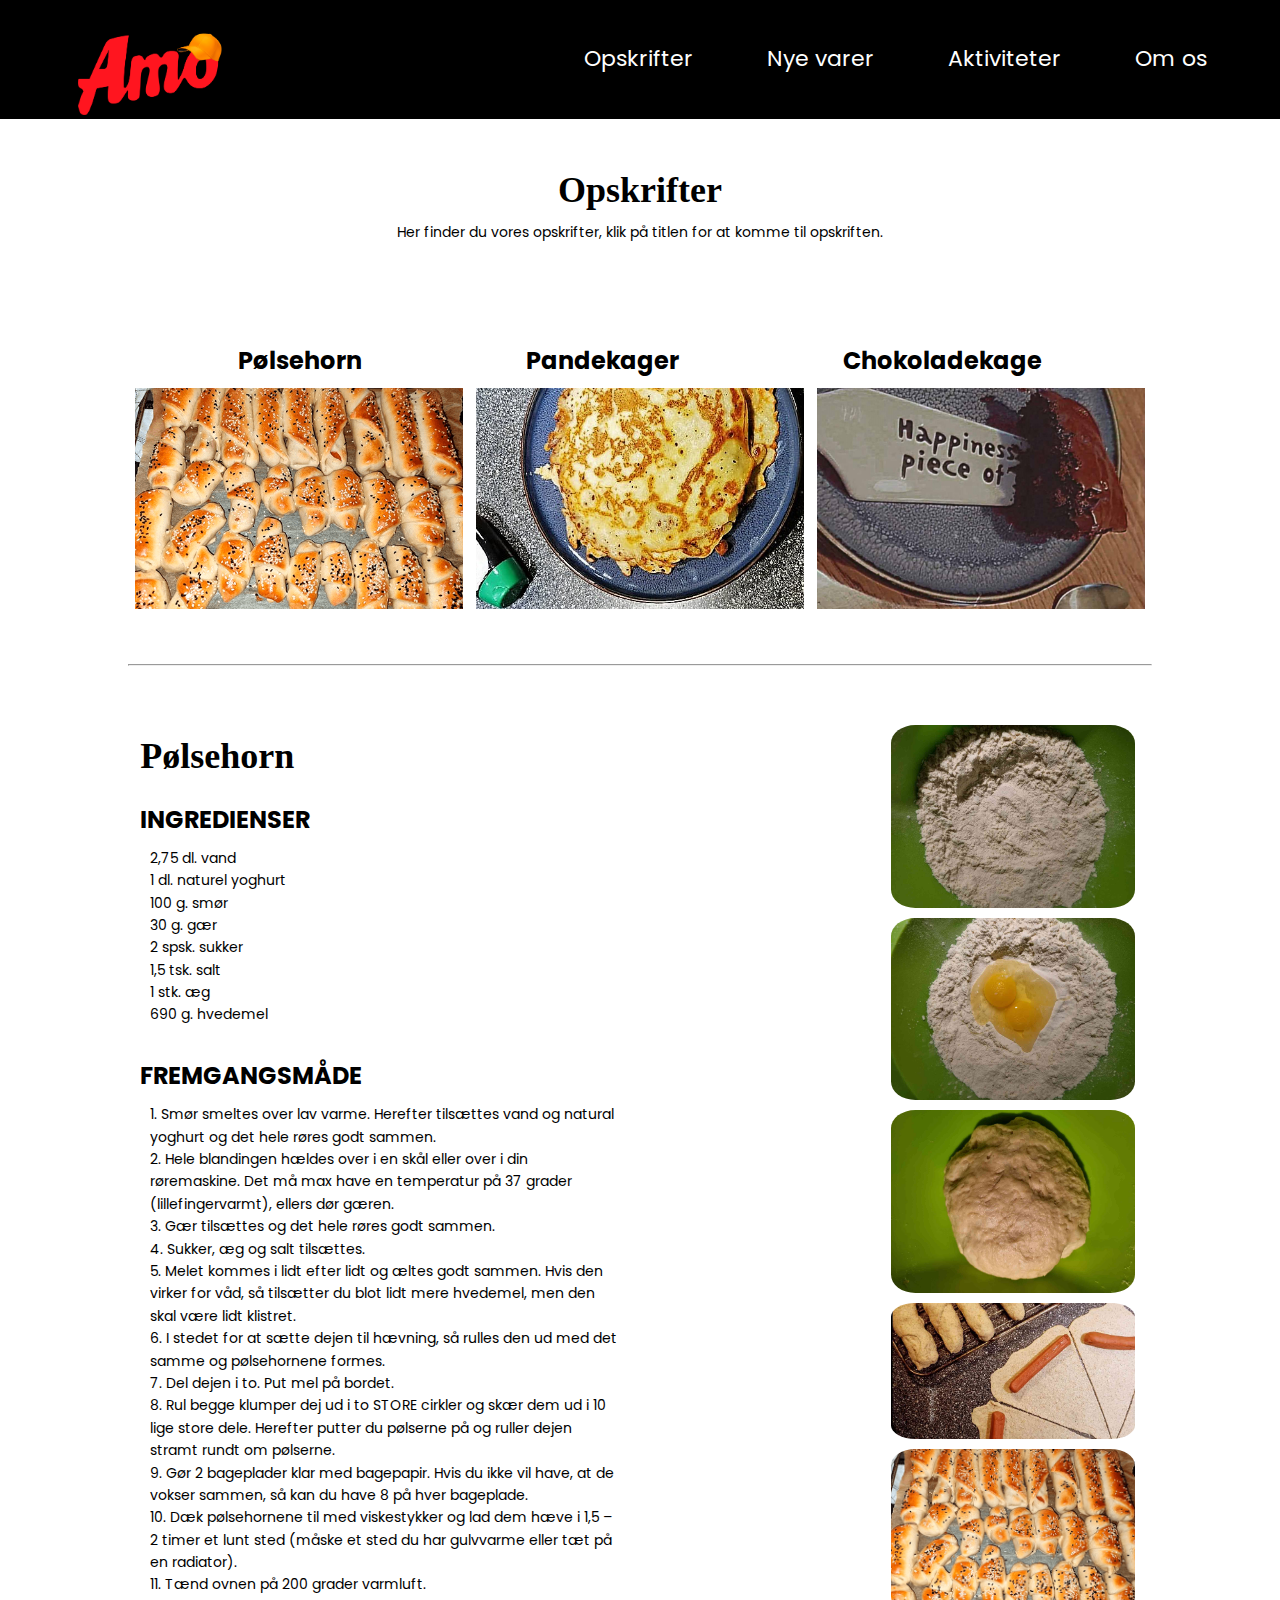
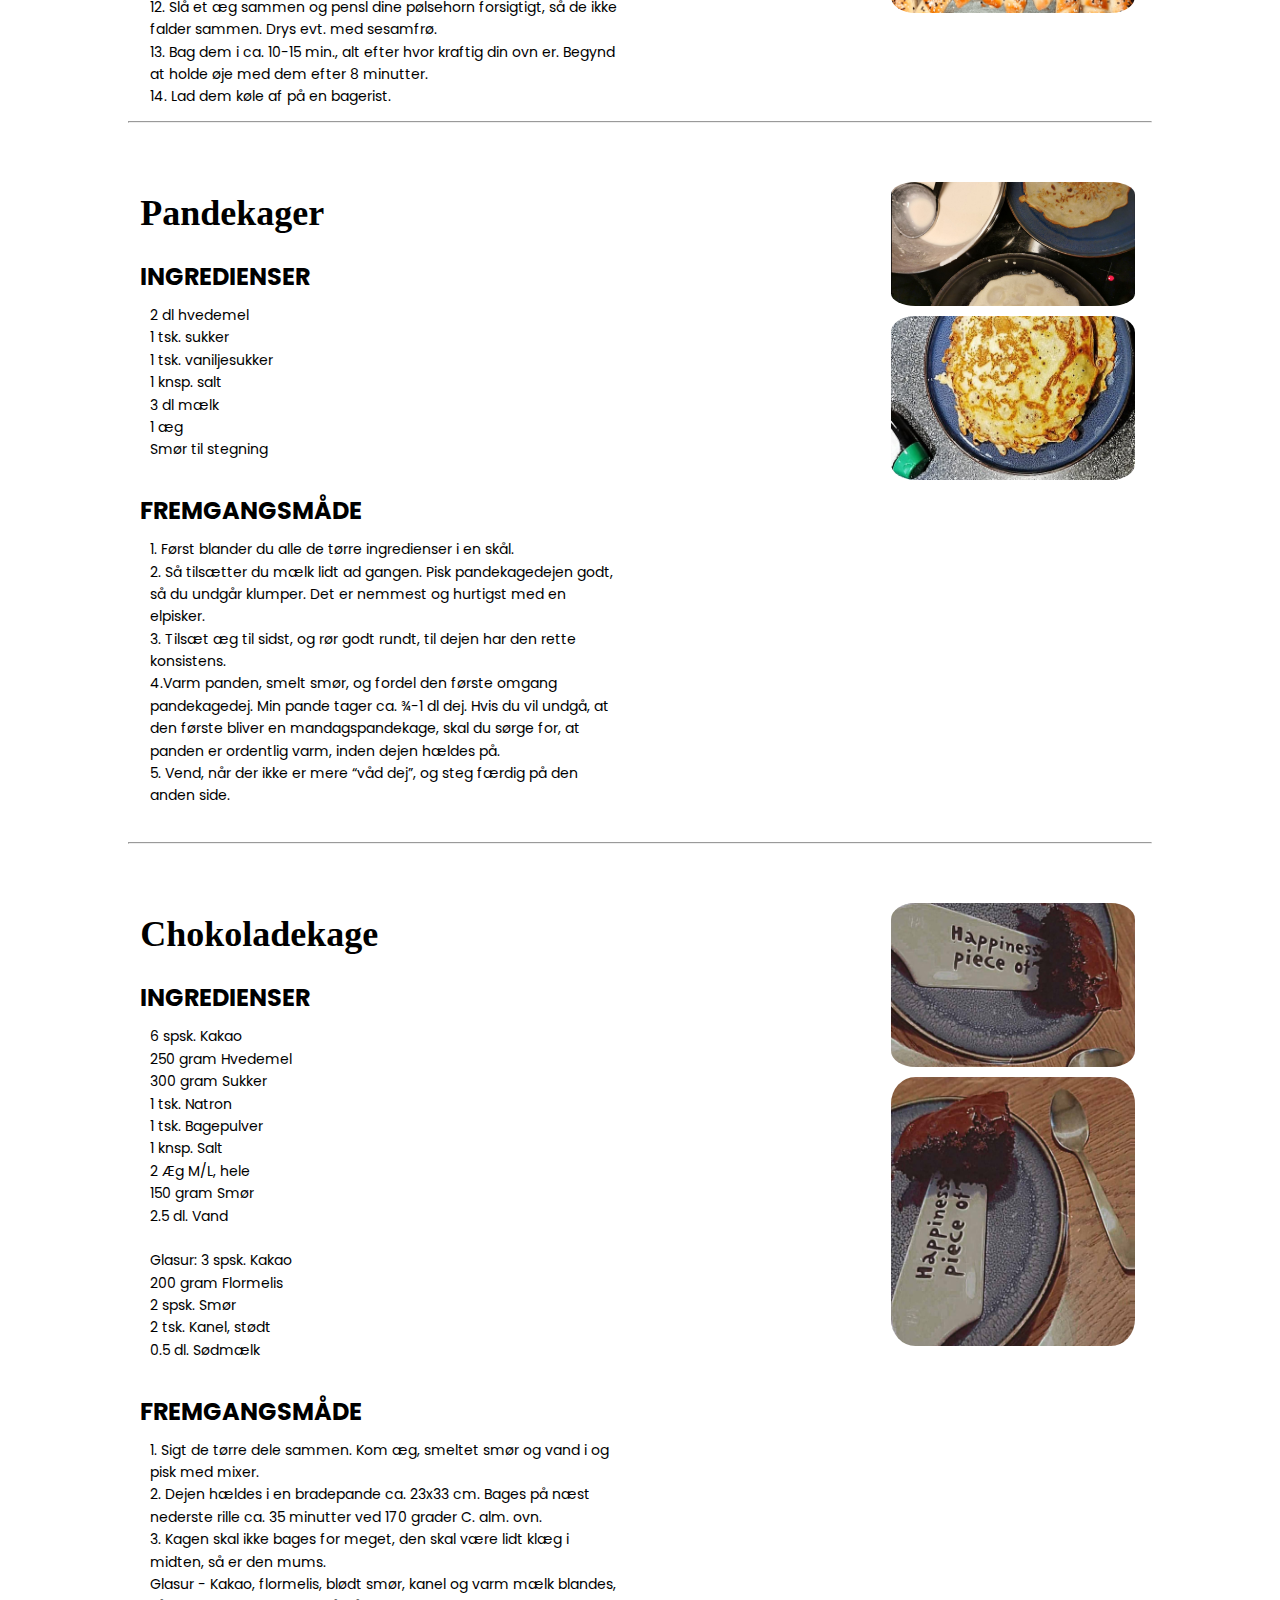
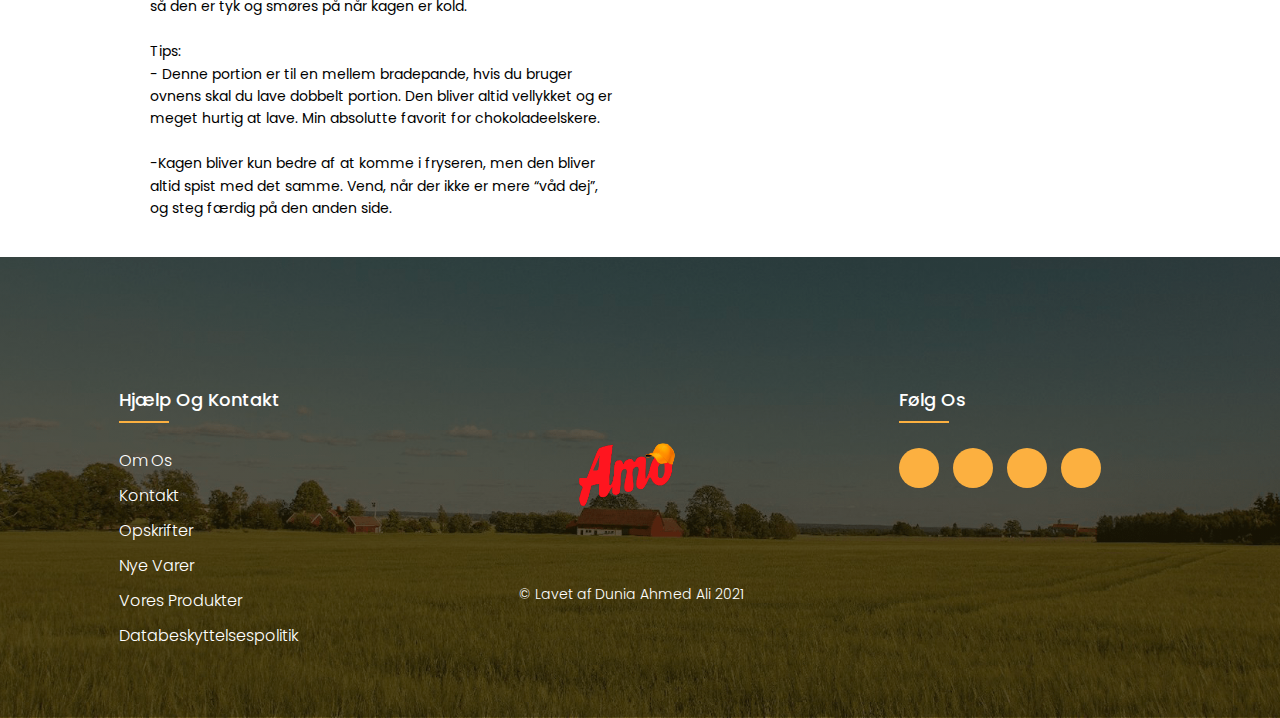
<file: opskrifter.html>
<!DOCTYPE html>
<html lang="da">
  <head>
    <meta charset="UTF-8" />
    <meta http-equiv="X-UA-Compatible" content="IE=edge" />
    <meta name="viewport" content="width=device-width, initial-scale=1.0"> 
    <meta name="robots" content="noindex">
    <link href="https://fonts.googleapis.com/icon?family=Material+Icons" rel="stylesheet">
    <link rel="stylesheet" href="https://pro.fontawesome.com/releases/v5.10.0/css/all.css" integrity="sha384-AYmEC3Yw5cVb3ZcuHtOA93w35dYTsvhLPVnYs9eStHfGJvOvKxVfELGroGkvsg+p" crossorigin="anonymous"/>
    <link rel="stylesheet" href="style.css">
    <title>Opskrifter</title>

  </head>

  <body>
    <!-- Navigationsbar -->
    <header>
      <!-- <div id="cover-omos"> -->
        <nav class="subnav">
          <a href="index.html" class="logo"
            ><img src="img/logo.png" alt="logo amo"></a>
            <label for="btn" class="icon">
              <span class="fa fa-bars"></span>
            </label>
            <input type="checkbox" name="" id="btn" />
            <ul>
              <li>
                <label for="btn-2" class="show">Opskrifter +</label>
                <a href="opskrifter.html">Opskrifter</a>
                <input type="checkbox" id="btn-2" />
                <ul>
                  <li><a href="opskrifter.html">Opskrifter</a></li>
                  <li><a href="indkøb.html">Indkøbsliste</a></li>
                </ul>
              </li>         
               <li><a href="nyevarer.html">Nye varer</a></li>
              <li>
                <label for="btn-1" class="show">Aktiviteter +</label>
                <a href="aktiviteter.html">Aktiviteter</a>
                <input type="checkbox" id="btn-1" />
                <ul>
                  <li><a href="forum.html">Forum</a></li>
                  <li><a href="konkurrence.html">Konkurrence</a></li>
                  <li><a href="events.html">Events</a></li>
                </ul>
              </li>
              <li><a href="omos.html">Om os</a></li>
            </ul>
          </div>
            </nav>
  
  </header>
<main>

<!-------- Opskrifter -------->

<section class="opskrifter">
  <h1> Opskrifter</h1>
  <p>Her finder du vores opskrifter, klik på titlen for at komme til opskriften.</p>
    
 <div class="titler"> <a href="#pølsehorn"><h2>Pølsehorn</h2></a> <a href="#pandekager"><h2>Pandekager</h2></a> <a href="#kage"><h2>Chokoladekage</h2></a>
  <div class="row">
      <div class="opskrifter-col">
        <img src="img/pølsehornh.png">
        <div class="layer">
          <h3>Pølsehorn</h3>
        </div>
      </div>

      <div class="opskrifter-col">
        <img src="img/pan2.jpg">
        <div class="layer">
          <h3>Pandekager</h3>
        </div>
      </div>


      <div class="opskrifter-col">
        <img src="img/kage.jpg">
        <div class="layer">
          <h3>Chokoladekage</h3>
        </div>
      </div>
    </div>
  </section>

  <!-------- Pølsehorn -------->

  <section class="ingredienser" >
    <br><hr>
    <div class="row">
      <div class="ing-col" id="pølsehorn">
      <h1>Pølsehorn</h1>
    <h2>INGREDIENSER</h2>
    <p>
      2,75 dl. vand <br>
      1 dl. naturel yoghurt <br>
      100 g. smør <br>
      30 g. gær <br>
      2 spsk. sukker <br>
      1,5 tsk. salt <br>
      1 stk. æg <br>
      690 g. hvedemel <br><br>
    </p>
    <h2>FREMGANGSMÅDE</h2>
    <p>
      1. Smør smeltes over lav varme. Herefter tilsættes vand og natural yoghurt og det hele røres godt sammen. <br>
      2. Hele blandingen hældes over i en skål eller over i din røremaskine. Det må max have en temperatur på 37 grader (lillefingervarmt), ellers dør gæren.<br>
      3. Gær tilsættes og det hele røres godt sammen.<br>
      4. Sukker, æg og salt tilsættes.<br>
      5. Melet kommes i lidt efter lidt og æltes godt sammen. Hvis den virker for våd, så tilsætter du blot lidt mere hvedemel, men den skal være lidt klistret.<br>
      6. I stedet for at sætte dejen til hævning, så rulles den ud med det samme og pølsehornene formes.<br>
      7. Del dejen i to. Put mel på bordet.<br>
      8. Rul begge klumper dej ud i to STORE cirkler og skær dem ud i 10 lige store dele. Herefter putter du pølserne på og ruller dejen stramt rundt om pølserne.<br>
      9. Gør 2  bageplader klar med bagepapir. Hvis du ikke vil have, at de vokser sammen, så kan du have 8 på hver bageplade.<br>
      10. Dæk pølsehornene til med viskestykker og lad dem hæve i 1,5 – 2 timer et lunt sted (måske et sted du har gulvvarme eller tæt på en radiator).<br>
      11. Tænd ovnen på 200 grader varmluft.<br>
      12. Slå et æg sammen og pensl dine pølsehorn forsigtigt, så de ikke falder sammen. Drys evt. med sesamfrø.<br>
      13. Bag dem i ca. 10-15 min., alt efter hvor kraftig din ovn er. Begynd at holde øje med dem efter 8 minutter.<br>
      
      14. Lad dem køle af på en bagerist.
    </p>
  </div>

  <div class="ing-col">
    <img src="img/p1.jpg">
    <img src="img/p2.jpg">
    <img src="img/p3.jpg">
    <img src="img/p3a.jpg">
 <img src="img/pølsehornh.png">

  </div>
  </div>
<hr>
  <!-------- Pandekager -------->

    <div class="row" id="pandekager">
      <div class="ing-col">
      <h1>Pandekager</h1>
    <h2>INGREDIENSER</h2>
    <p>
      2 dl hvedemel <br>
      1 tsk. sukker <br>
      1 tsk. vaniljesukker <br>
      1 knsp. salt <br>
      3 dl mælk <br>
      1 æg <br>
      Smør til stegning <br><br>
    </p>

    <h2>FREMGANGSMÅDE</h2> <p>
    1. Først blander du alle de tørre ingredienser i en skål. <br>
    2. Så tilsætter du mælk lidt ad gangen. Pisk pandekagedejen godt, så du undgår klumper. Det er nemmest og hurtigst med en elpisker.    <br>
    3. Tilsæt æg til sidst, og rør godt rundt, til dejen har den rette konsistens.<br>
    4.Varm panden, smelt smør, og fordel den første omgang pandekagedej. Min pande tager ca. ¾-1 dl dej. Hvis du vil undgå, at den første bliver en mandagspandekage, skal du sørge for, at panden er ordentlig varm, inden dejen hældes på.    <br>
    5. Vend, når der ikke er mere “våd dej”, og steg færdig på den anden side.
    <br><br></p>
  </div>

  <div class="ing-col">
    <img src="img/pan1.jpg">
    <img src="img/pan2.jpg">

  </div>
  </div>

  <hr>
  <!-------- Chokoladekage -------->

    <div class="row" id="chokoladekage">
      <div class="ing-col">
      <h1>Chokoladekage</h1>
    <h2>INGREDIENSER</h2>
    <p>
      6	spsk.	Kakao <br>
      250	gram	Hvedemel<br>
      300	gram	Sukker<br>
      1	tsk.	Natron<br>
      1	tsk.	Bagepulver<br>
      1	knsp.	Salt<br>
      2		Æg M/L, hele<br>
      150	gram	Smør<br>
      2.5	dl.	Vand<br><br>
          
         Glasur: 
      3	spsk.	Kakao<br>
      200	gram	Flormelis<br>
      2	spsk.	Smør<br>
      2	tsk.	Kanel, stødt<br>
      0.5	dl.	Sødmælk<br><br>
    </p>

    <h2>FREMGANGSMÅDE</h2>
    <p>
    1. Sigt de tørre dele sammen. Kom æg, smeltet smør og vand i og pisk med mixer.    <br>
    2. Dejen hældes i en bradepande ca. 23x33 cm. Bages på næst nederste rille ca. 35 minutter ved 170 grader C. alm. ovn. <br>
    3. Kagen skal ikke bages for meget, den skal være lidt klæg i midten, så er den mums. <br>

    <span>Glasur</span> 
    - Kakao, flormelis, blødt smør, kanel og varm mælk blandes, så den er tyk og smøres på når kagen er kold. <br><br>
      Tips:<br>
    - Denne portion er til en mellem bradepande, hvis du bruger ovnens skal du lave dobbelt portion. Den bliver altid vellykket og er meget hurtig at lave. Min absolutte favorit for chokoladeelskere. <br><br>
    -Kagen bliver kun bedre af at komme i fryseren, men den bliver altid spist med det samme. Vend, når der ikke er mere “våd dej”, og steg færdig på den anden side.</p>
    <br>
  </div>



  <div class="ing-col">
    <img src="img/kage.jpg">
    <img src="img/kage.png">

  </div>
  </div>
  </section>

</main>


<!---------- FOOTER -------------->

<footer>
  <section class="footer">   
    <div class="container">
    <div class="row">
      
      <div class="footer-col">
        <h4>Hjælp og kontakt</h4>
        <ul>
          <li><a href="https://www.amo.dk/om-amo/">Om os</a></li>
          <li><a href="#/">Kontakt</a></li>
          <li><a href="#">Opskrifter</a></li>
          <li><a href="#">Nye varer</a></li>
          <li><a href="https://www.amo.dk/produkter/">Vores produkter</a></li>
          <li><a href="https://www.amo.dk/lantmannens-databeskyttelsespolitik/">Databeskyttelsespolitik</a></li>
        </ul>
      </div>
      
      <div class="footer-col">
        <ul>
          <li><a href="index.html"><img src="img/logo.png" width="100" height="70"> </a></li>
          <p>© Lavet af Dunia Ahmed Ali 2021</p>
        </ul>
      </div>      

  
      <div class="footer-col">
        <h4>Følg os</h4>
        <div class="social-links">
          <a href="https://www.facebook.com/amodanmark/"><i class="fab fa-facebook-f"></i></a>
          <a href="https://www.instagram.com/amodanmark/"><i class="fab fa-instagram"></i></a>
          <a href="https://www.youtube.com/channel/UCEUGJSdy4DRrLeApDk18wtw"><i class="fab fa-youtube"></i></a>
          <a href="https://www.amo.dk/"><i class="fab fa-chrome"></i></a>
          </div>
    </div>  
    </div>
    </section>

</footer>

  </body>
</html>
</file>
<file: style.css>
@import url("https://fonts.googleapis.com/css2?family=Poppins:wght@100;200;400&display=swap");

*{
  margin: 0;
  padding: 0;
  box-sizing: border-box;
  font-family: 'Poppins', sans-serif;
}


#cover{
  min-height: 100vh;
  max-width: 100%;
  background-image: linear-gradient(rgba(30, 26, 4, 0.7), rgba(30, 24, 4, 0.7)),
    url(img/velkommen.jpg);
  background-position: center;
  background-size: cover;
  position: relative;
  overflow: hidden;
}

nav {
  display: block;
  padding: .3% 3%;
  text-align: right;
}

.nav-links::after {
  content: "";
  clear: both;
  display: table;
}

.logo img {
  float: left;
  width: 150px;
  margin-left: 40px;
  margin-top: 20px;
}

.nav-links ul {
  float: right;
  list-style: none;
  margin-right: 40px;
  position: relative;
  margin: 20px 0px 15px;
  background-color: rgba(237, 29, 36, 0.7);
  border-radius: 5px;
  z-index: 2;
}

.nav-links ul li {
  display: inline-block;
}

.nav-links ul li a, .subnav ul li a {
  color: #fff;
  text-decoration: none;
  line-height: 70px;
  font-size: 22px;
  padding: 8px 15px;
}
.nav-links ul li a:hover, .subnav ul li a:hover, #login:hover {
  color: #fcb040;
  border-radius: 5px;
  box-shadow: 0 0 5px #fcb040,
              0 0 5px #7a6b55;
}
.nav-links ul ul li a:hover, .subnav ul ul li a:hover {
  color: #fcb040;
  box-shadow: none;
}

.nav-links ul ul, .subnav ul ul {
  position: absolute;
  top: 90px; /*Når den neden under er fjerne, sæt denne tilabe til 70px*/ 
  /* border-top: 3px solid #000 ; */
  opacity: 0;
  visibility: hidden;
  transition: top .3s;
  line-height: 70px;
  margin: 0 0px 15px;
}

.nav-links ul ul ul, .subnav ul ul ul {
  border-top: none;
}

.nav-links ul li:hover > ul, .subnav ul li:hover>ul {
  top: 70px; /* til at boksen hoppe op ved hover, fjern hvis det ikke passer ind i tema*/
  opacity: 1;
  visibility: visible;
}

.nav-links ul ul li, .subnav ul ul li {
    position: relative;
    margin: 0px;
    width: 160px;
    float: none;
    display: list-item;
    text-align: left;
    /* border-bottom: 1px solid #FCB040 ; */
}
.nav-links ul ul li a{
  line-height: 50px;
  font-size: 18px;
}

.nav-links ul ul li ul li, .subnav ul ul li ul li {
  position: relative;
  top: -70px;
  left: 150px; /*Submenu position*/
}

.mainbtn{
  float: right;
  padding: 20px 70px 0px
}

#login {
  text-transform: uppercase;
  background: transparent;
  border-radius: 10px;
  border: 1px solid #fcb040;
  cursor: pointer;
  color: #fff;
  font-size: 22px;
  padding: 6px 12px;
  margin-right: 10px;
  text-decoration: none;
}

/* Start tekst */

.text-box {
  width: 80%;
  color: #ffffff;
  position: absolute;
  top: 50%;
  left: 50%;
  transform: translate(-50%, -50%);
  text-align: center;
  margin: auto;
}

.text-box h1 {
  margin: 50px;
  font-size: 70px;
  font-weight: 600;
  font-family: serif;
}

/* knap - button */

.hero-btn {
  display: inline-block;
  text-decoration: none;
  color: #fff;
  padding: 12px 34px;
  font-size: 22px;
  background: transparent;
  position: relative;
  cursor: pointer;
  border-radius: 5px;
  box-shadow: 0 0 5px #fff,
              0 0 5px #fff;
}

.hero-btn:hover {
  border: 1px solid #fcb040;
  background-color: #fcb040;
  transition: 0.1s;
}

/* --- Skjult i desktop version */
.show, .fa, .icon, input{
  display: none;
}

.fa-file{
  display: inline-block;
}

/* Denne bevægen pil er fundet på https://codepen.io/postor/pen/mskxI lavet af junjun */

.arrows {
  width: 60px;
  height: 72px;
  position: absolute;
  left: 50%;
  margin-left: -30px;
  bottom: 20px;
}

.arrows path {
  stroke: #fcb040;
  fill: transparent;
  stroke-width: 1px;
  animation: arrow 2s infinite;
  -webkit-animation: arrow 2s infinite;
}

@keyframes arrow {
  0% {
    opacity: 0;
  }
  40% {
    opacity: 1;
  }
  80% {
    opacity: 0;
  }
  100% {
    opacity: 0;
  }
}

@-webkit-keyframes arrow /*Safari and Chrome*/ {
  0% {
    opacity: 0;
  }
  40% {
    opacity: 1;
  }
  80% {
    opacity: 0;
  }
  100% {
    opacity: 0;
  }
}

.arrows path.a1 {
  animation-delay: -1s;
  -webkit-animation-delay: -1s; /* Safari 和 Chrome */
}

.arrows path.a2 {
  animation-delay: -0.5s;
  -webkit-animation-delay: -0.5s; /* Safari 和 Chrome */
}

.arrows path.a3 {
  animation-delay: 0s;
  -webkit-animation-delay: 0s; /* Safari 和 Chrome */
}

@media screen and (max-width: 900px){

  .text-box h1 {
    font-size: 50px;
    font-family: serif;
    text-align: center;
    padding-bottom: 50px;
    margin: 0;
  }

  .logo img {
    float: left;
    width: 100px;
    margin: 20px 40px 15px;
  }
  
  .nav-links ul {
    display: block;
    margin-right: 0px;
    float: left;
    background-color: transparent;
    padding-left: 10px;
  }

  .nav-links ul li,
  nav ul ul li {
    display: inline-block;
    color: white;
    padding: 0 0px;
    line-height: 5px;
    cursor: pointer;
  }

  .nav-links ul li a {
    color: white;
    font-size: 22px;
    padding: 0 20px;
    line-height: 45px;
    cursor: pointer;
    text-align: left;
  }
  .nav-links ul ul {
    top: 70px;
    font-size: 22px;
    padding: 0 10px;
    line-height: 70px;
    position: static;
    border-top: none;
    float: none;
    display: none;
    opacity: 1;
    visibility: visible;
  }
  .nav-links ul ul ul li {
    position: static;
  }
  .nav-links ul ul li {
    border-bottom: 0px;
  }
  .nav-links ul ul ul a {
    padding-left: 40px;
  }
  .show {
    display: inline-block;
    color: white;
    padding: 0 0px;
    line-height: 70px;
    cursor: pointer;
  }
  .show:hover {
    color: #fff;
  }
  .icon {
    display: block;
    color: black;
    position: absolute;
    right: 40px;
    line-height: 70px;
    font-size: 25px;
    cursor: pointer;
  }


  nav ul li a:hover {
    box-shadow: none;
  }

  .show + a,
  ul {
    display: none;
  }

  .nav-links {
    position: absolute;
    background: #bf1e2e;
    height: 100vh;
    width: 200px;
    top: 0;
    right: -200px;
    text-align: left;
    z-index: 1;
    transition: 0.5s;
  }

  .fa-bars{
    display: inline-block;
    color: #fff;
    margin: 30px;
    font-size: 30px;
    cursor: pointer;
    margin-left: 70px;
  }

  .fa-times{
    display: inline-block;
    color: #fff;
    margin-top: 30px;
    font-size: 30px;
    cursor: pointer;
    margin-left: 30px;
  }

  #login {
    display: inline-block;
    border-radius: 10px;
    border: 1px solid #fff;
    color: #fff;
    font-size: 22px;
    padding: 7px 12px;
    margin: 0 10px;
    text-decoration: none;
  }

  [id^="btn"]:checked + ul {
    display: block;
  }
}

/*----- Forum  -----*/

.forum, .forumimg {
  width: 80%;
  margin: auto;
  padding-top: 100px;
  text-align: center;
  overflow-x: hidden;
}

.forum-col {
  flex-basis: 48%;
  border-radius: 10px;
  margin-bottom: 5%;
  text-align: left;
  background: rgba(252, 177, 64, 0.7);
  padding: 5px;
  cursor: pointer;
  display: flex;
}

.forum-col img {
  height: 40px;
  margin: 10px 20px 0px;
  border-radius: 50%;
}
.forum-col p {
  padding: 0;
  color: #080707;
  font-size: 14px;
  font-weight: 300;
  line-height: 22px;
  padding: 10px;}

.forum-col h3 {
  font-size: 18px;
  margin-top: 15px;
  text-align: left;
  color: #000;
  font-weight: 600;
  margin: 10px 0;
}

a:link{
  text-decoration: none;
}
.forum-col .material-icons {
  display: inline-block;
  color: #bf1e2e;
  margin-top: 15px;
  text-align: left;
  margin: 10px;
  font-size: 22px;
}


.row {
  margin-top: 5%;
  display: flex;
  justify-content: space-around;
}

@media screen and (max-width: 900px){
  .row {
    flex-direction: column;
  }

  .forum-col img{
    margin-left: 0px;
    margin-right: 15px;
}
}

/*------------ FORUM billede --------------*/

.forumimg img{
  max-width: 100%;
}

.forummobil{
  display: none;
}

@media screen and (max-width: 900px){

.forumdesktop{
display: none;
}
.forummobil{
  display: block;
  width: 100%;
}

@media screen and (max-width: 900px){
  .forum-col img {
    margin-left: 0px;
    margin-right: 15px;
  }
}

}


/* -------- NYE VARER ------ */
.nyt {
  width: 80%;
  margin: auto;
  text-align: center;
  padding-top: 100px;
}

.nyt-col {
  flex-basis: 31%;
  border-radius: 10px;
  margin-bottom: 5%;
  text-align: left;
}

.nyt-col img {
  width: 100%;
  border-radius: 10px;
}
.nyt-col p {
  padding: 0;
}

.nyt-col h3 {
  margin-top: 16px;
  margin-bottom: 15px;
  text-align: center;
}


/* ---------- Footer ------------ */

.container {
  max-width: 1170px;
  margin: auto;
}


ul {
  list-style: none;
}

.footer {
  background-image: linear-gradient(rgba(30, 26, 4, 0.7), rgba(30, 24, 4, 0.7)),
    url(img/lantman.jpg);
  padding: 70px 0;
  background-position: center;
  background-size: cover;
  position: relative;
}
.footer-col {
  width: 25%;
  padding: 0 15px;
}
.footer-col h4 {
  font-size: 18px;
  color: #fff;
  text-transform: capitalize;
  margin-bottom: 35px;
  font-weight: 500;
  position: relative;
}
.footer-col h4::before {
  content: "";
  position: absolute;
  left: 0;
  bottom: -10px;
  background-color: #fcb040;
  height: 2px;
  box-sizing: border-box;
  width: 50px;
}
.footer-col p{
  color: #fff;
}
.footer-col ul li:not(:last-child) {
  margin-bottom: 10px;
}
.footer-col ul li a {
  font-size: 16px;
  text-transform: capitalize;
  color: #fff;
  text-decoration: none;
  font-weight: 300;
  color: #fff;
  display: block;
  transition: all 0.3s ease;
}
.footer-col ul li a:hover {
  color: #fff;
  padding-left: 8px;
}
.footer-col .social-links a {
  display: inline-block;
  height: 40px;
  width: 40px;
  background-color: #fcb040;
  margin: 0 10px 10px 0;
  text-align: center;
  line-height: 40px;
  border-radius: 50%;
  color: #000;
  transition: all 0.5s ease;
}
.footer-col .social-links a:hover {
  color: #fcb040;
  background-color: #000;
}

.footer img {
  margin-top: 50px;
  margin-bottom: 50px;
  margin-left: 70px;
}

/*responsive*/
@media screen and (max-width: 900px){
  .footer-col {
    width: 100%;
    margin-bottom: 20px;
  }

  .footer-col ul {
    display: inline-block;
    margin-bottom: 20px;
  }
  .footer img {
    margin-top: 2px;
    margin-bottom: 2px;
    margin-left: 1px;
  }
}

/*--------------- OM OS SIDE -----------------*/

.subnav{
  background: #000;
}

.subnav::after{
  content: '';
  clear: both;
  display: table;
}

.subnav ul{
  float: right;
  list-style: none;
  margin-right: 40px;
  position: relative;
  margin: 20px 0px 15px;
  z-index: 3;
}

.subnav ul li{
  display: inline-block;
  background:#000 ;
  margin: 0; 
  padding: 0 20px;

}

.subnav ul ul li a {
  line-height: 50px;
  font-size: 18px;
  padding-left: 0px;
  margin-left: 0px;
}


@media screen and (max-width: 900px){
  .subnav ul{
      margin-right: 0px;
      float: left;
      text-align: left;
  }    

  .subnav ul li, nav ul ul li{
      display: block;
      width: 100%
  }

  .subnav ul ul{
      top: 70px;
      position: static;
      border-top: none;
      float: none;
      display: none;
      opacity: 1;
      visibility: visible;
  }
  .subnav ul ul ul li{
      position: static;
  }
  .subnav ul ul li{
      border-bottom: 0px;
  }
  .subnav ul ul ul a{
      padding-left: 40px;
  }
  .show{
      display: block;
      color: white;
      font-size: 22px;
      padding: 0 20px;
      line-height: 70px;
      cursor: pointer;
      text-align: left;
  }
  .show:hover{
      color: #fff;
  }

  .icon{
      display: block;
      color: white;
      position: absolute;
      right: 40px;
      line-height: 70px;
      font-size: 25px;
      cursor: pointer;
  }
  .subnav ul li a:hover{
      box-shadow: none;
  }


  [id^=btn]:checked + ul{
      display: block;
  }
}


.omos{
  width: 80%;
  margin: auto;
  padding-top: 80px;
  padding: 50px;
  box-sizing: border-box;

}
.omos-col{
  flex-basis: 48%;
  padding: 30px 2px;
}
.omos-col img{
  width: 80%;
}
.omos-col h1{
  padding-top: 0;
  padding: 15px 0 25px;

}
.omos-col p{
  font-size: 16px;
  font-weight: 200;
  padding-right: 20px;
}

.red-btn{
  border: 1 solid #bf1e2e;
  background: #f44336;
  color: #fff;
}

.red-btn:hover{
  color: #fff;
}


/*---------- Kontakt os --------------*/

.location h1, .kontakt-col h1{
  text-align: center;
  margin-bottom: 20px;
  padding: 20px;
}
.location {
  width: 80%;
  margin: auto;
  padding: 80px 0;
}

.location iframe {
  width: 100%;
}

.kontaktos {
  width: 80%;
  margin: auto;
}

.kontakt-col {
  flex-basis: 48%;
  margin-bottom: 30px;
}

.kontakt-col h1{
  text-align: left;
  margin-bottom: 50px;
}

 
.kontakt-col div {
  display: flex;
  align-items: center;
  margin-bottom: 40px;
}
.kontakt-col div .fa{
    font-size: 28px;
    color: #f44336;
    margin: 10px;
    margin-right: 30px;
}
.kontakt-col div p{
    padding: 0;
}

.kontakt-col div h5{
    font-size: 20px;
    margin-bottom: 5px;
    color: #555;
    font-weight: 400;
}

.kontakt-col input, .kontakt-col textarea{
    width: 100%;
    padding: 15px;
    margin-bottom: 17px;
    outline: none;
    border: 1 solid #ccc;
    box-sizing: border-box;
}

.kontakt-col .fa, .kontakt-col input {
display: block;
}

@media screen and (max-width: 900px){
  
  .omos{
    margin: auto;
    display: flex;
    justify-content: center;
  }

  .kontakt-col div, .kontakt-col div .fa,
  .kontakt-col div h5{
    display: block;
    text-align: center;
  }
}




/*---------- opskrifter ----------*/

.opskrifter {
  width: 80%;
  margin: auto;
  text-align: center;
  padding-top: 50px;
}

.titler h2{
  display: inline-block;
  margin: 40px 0 0;
  padding: 50px 80px 0;  
  text-decoration: none;
  color: #000;
}

.titler h2:hover{
  color: #fcb040;
}

.opskrifter .row{
  margin-top: 1%;
}

.opskrifter-col {
  flex-basis: 32%;
  border-radius: 10px;
  margin-bottom: 30px;
  position: relative;
}

.opskrifter-col img {
  width: 100%;
  display: block;
}

.layer {
  background: transparent;
  height: 100%;
  width: 100%;
  position: absolute;
  top: 0;
  left: 0;
  transition: 0.5s;
}

.layer:hover {
  background: rgba(226, 0, 0, 0.7);
}

.layer h3 {
  width: 100%;
  font-weight: 500;
  color: #fff;
  font-size: 26px;
  bottom: 0;
  left: 50%;
  transform: translateX(-50%);
  position: absolute;
  opacity: 0;
  transition: 0.5s;
}

.layer:hover h3 {
  bottom: 49%;
  opacity: 1;
}

.ingredienser{
  width: 80%;
  margin: auto;
  padding-top: 80px;
  padding: 0px;
  box-sizing: border-box;
}

.ing-col{
  flex-basis: 48%;
  padding: 3px 2px;
}
.ing-col img{
  display: flex;
  width: 50%;
border-radius: 10%;
margin: 5px;
float: right;
box-shadow :#000;
cursor: pointer;
}

.ing-col h1{
padding-top: 0;
padding: 15px 0 25px;
}
.ing-col p, .opskrifter p{
font-size: 14px;
font-weight: 400;
line-height: 1.6;
}
.tilmeld{
  margin: 20px;
  justify-content: end;
}

@media screen and (max-width: 900px){

  .titler h2{
    font-size: 14px;
    display: inline-block;
    margin: 20px 0 10px;
    padding: 0 1px 0;  
    text-decoration: none;
    color: #000;
    text-decoration: underline;
  }

 .ing-col img{
   display: block;
   width: 100%;
   margin: 1;
   padding: 0;
 }
}



/*-----------------  Konkurrence -------------------------*/

.mainwin {
  min-height: 100vh;
  max-width: 100%;
  background-image: url(img/bg.png);
  background-position: center;
  background-size: cover;
  position: relative;
  overflow: hidden;
}

.konkurrence{
  width: 80%;
  margin: auto;
  padding-top: 80px;
  padding: 50px;
  box-sizing: border-box;
}
.konkurrence-col{
  flex-basis: 48%;
  padding: 30px 2px;
}
.konkurrence-col img{
  width: 100%;

}
.konkurrence-col h1{
  font-size: 60px;
  font-weight: 700;
  padding: 100px 0 25px;
  color: #fff;

}
.konkurrence-col p{
  font-size: 16px;
  font-weight: 200;
  padding-right: 20px;
  color: #fff;
}

.mainbtn{
  float: right;
  padding: 20px 70px 0px
}

#btn1 {
  text-transform: uppercase;
  background: linear-gradient(to bottom, #378de5 3%, #48789b 100%);
  border-radius: 30px;
  border: 1px solid #5e97d1;
  cursor: pointer;
  color: #fff;
  font-family: 'Poppins', sans-serif;
  font-size: 17px;
  font-weight: 700;
  padding: 12px 20px;
  margin: 10px;
  text-decoration: none;
  box-shadow: 1px 4px 12px rgba(94,28,68,.15);
  text-shadow: 0px 1px 0px #528ecc;
}
#btn2 {
  text-transform: uppercase;
  background: linear-gradient(to bottom, #cbcbcb 2%, #fff 100%);
  border-radius: 30px;
  border: 1px solid #cbcbcb;
  cursor: pointer;
  color: #5e97d1;
  font-family: 'Poppins', sans-serif;
  font-size: 17px;
  font-weight: 700;
  padding: 12px 20px;
  margin: 10px;
  text-decoration: none;
  box-shadow: 1px 4px 12px rgba(94,28,68,.15);
  text-shadow: 0px 1px 0px #cbcbcb;
}
.btn:hover {
  box-shadow: 3px 8px 22px rgba(94,28,68,.15);
  transform: scale(1.1);
  transition: .2s ease-in-out;
}
.btn3 {
  background: linear-gradient(to bottom, #bf1e2e 2%, #f44336 100%);
  margin: 60px 150px 0px;
  padding: 15px 30px;
  text-align: center;
  transition: .5s;
  border: none;
  outline: none;
  text-transform: uppercase;
  color: #fff;
  font-size: 22px;
  font-weight: 700;
  border-radius: 10px;
  cursor: pointer;
}

@media screen and (max-width: 900px){

  .konkurrence{
    margin: auto;
    display: flex;
    justify-content: center;
    padding-top: 1px;
    margin-top: 0;
  }

  .btn3 {
    margin: 20px 90px 0px;
    padding: 15px 30px;
}
.mainbtn{
  display: inline-block;
  padding: 35px 65px;
}

.konkurrence-col h1{
  padding-top: 0;
  margin-top: 0;
}
}


/*--------------- EVENT --------------------*/
.event {
  width: 80%;
  margin: auto;
  text-align: center;
  padding-top: 100px;
}

h1 {
  font-size: 36px;
  font-family: serif;
}

p {
  color: #000000;
  font-size: 14px;
  font-weight: 300;
  line-height: 22px;
  padding: 10px;
}

.row {
  margin-top: 5%;
  display: flex;
  justify-content: space-around;
}

.event-col {
  flex-basis: 48%;
  background-color: #fcb1403d;
  border-radius: 10px;
  margin-bottom: 5%;
  padding: 20px 12px;
  box-sizing: border-box;
}
</file>
